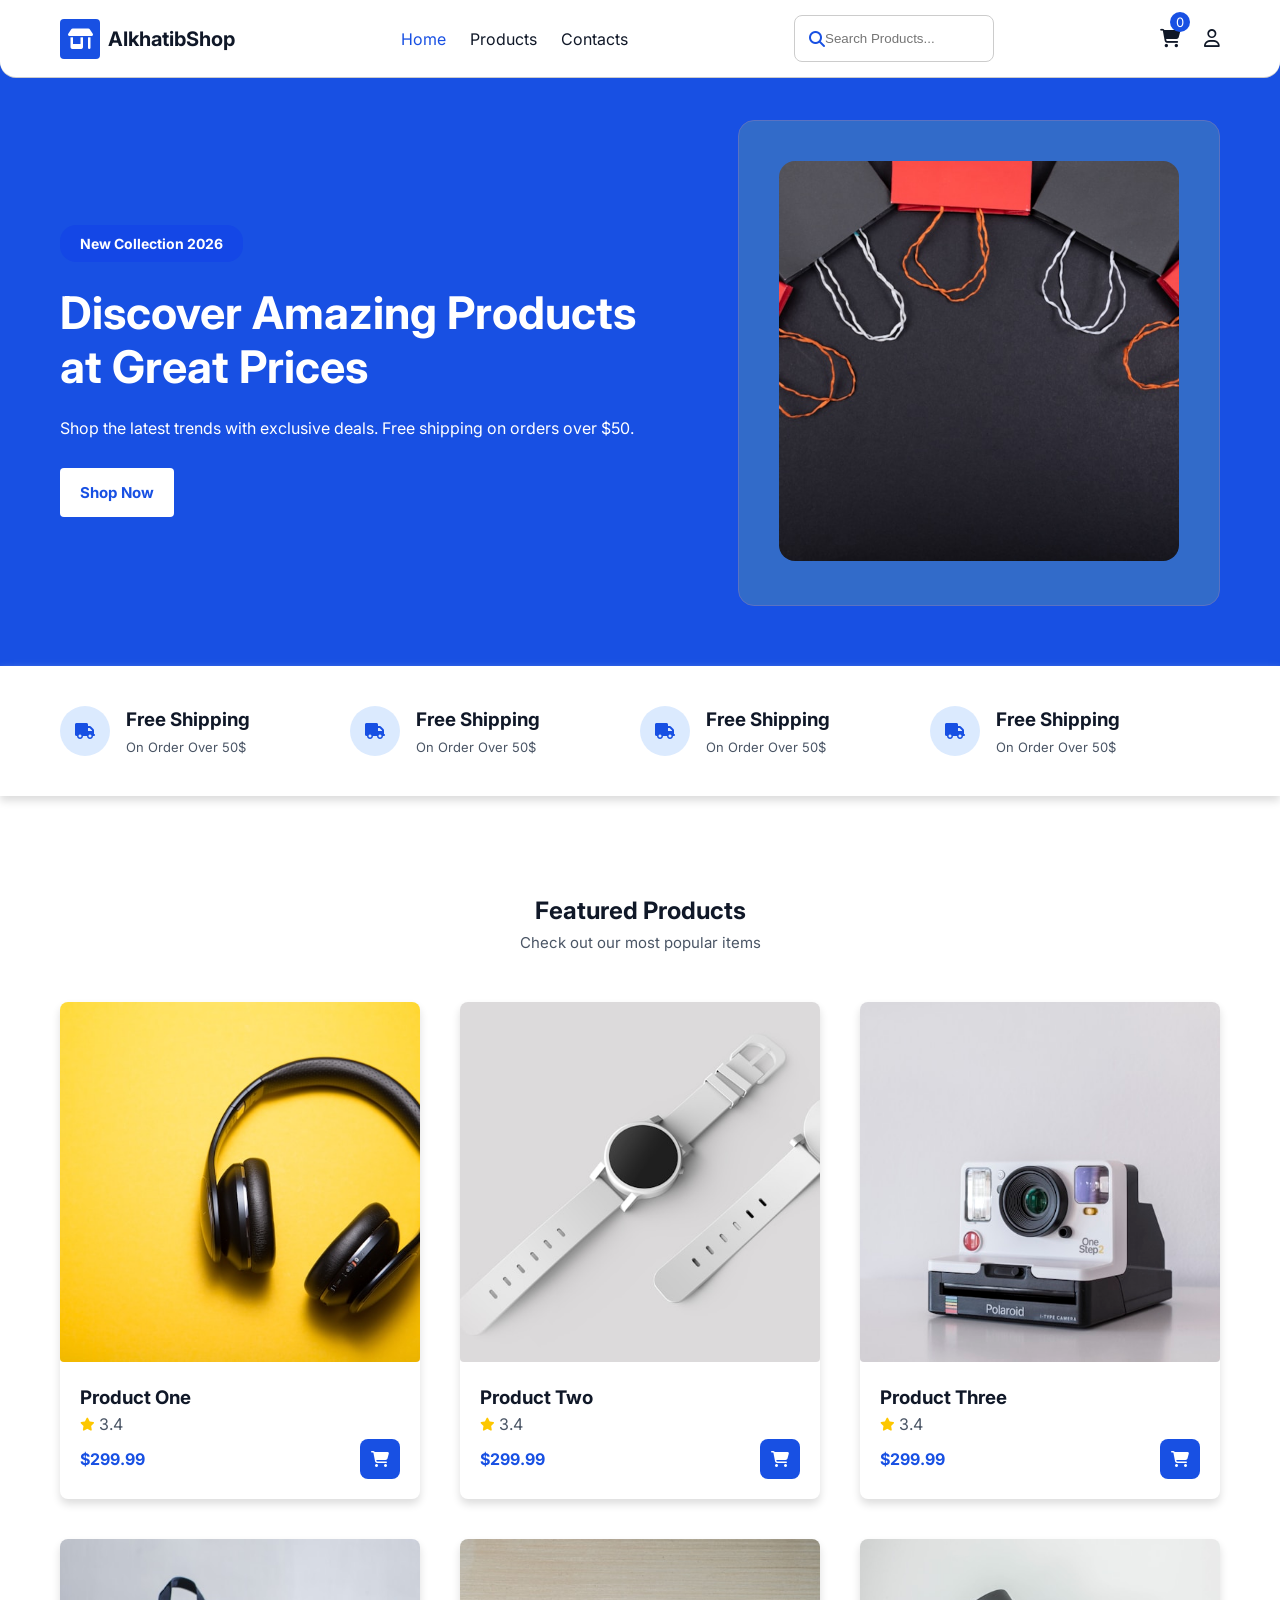
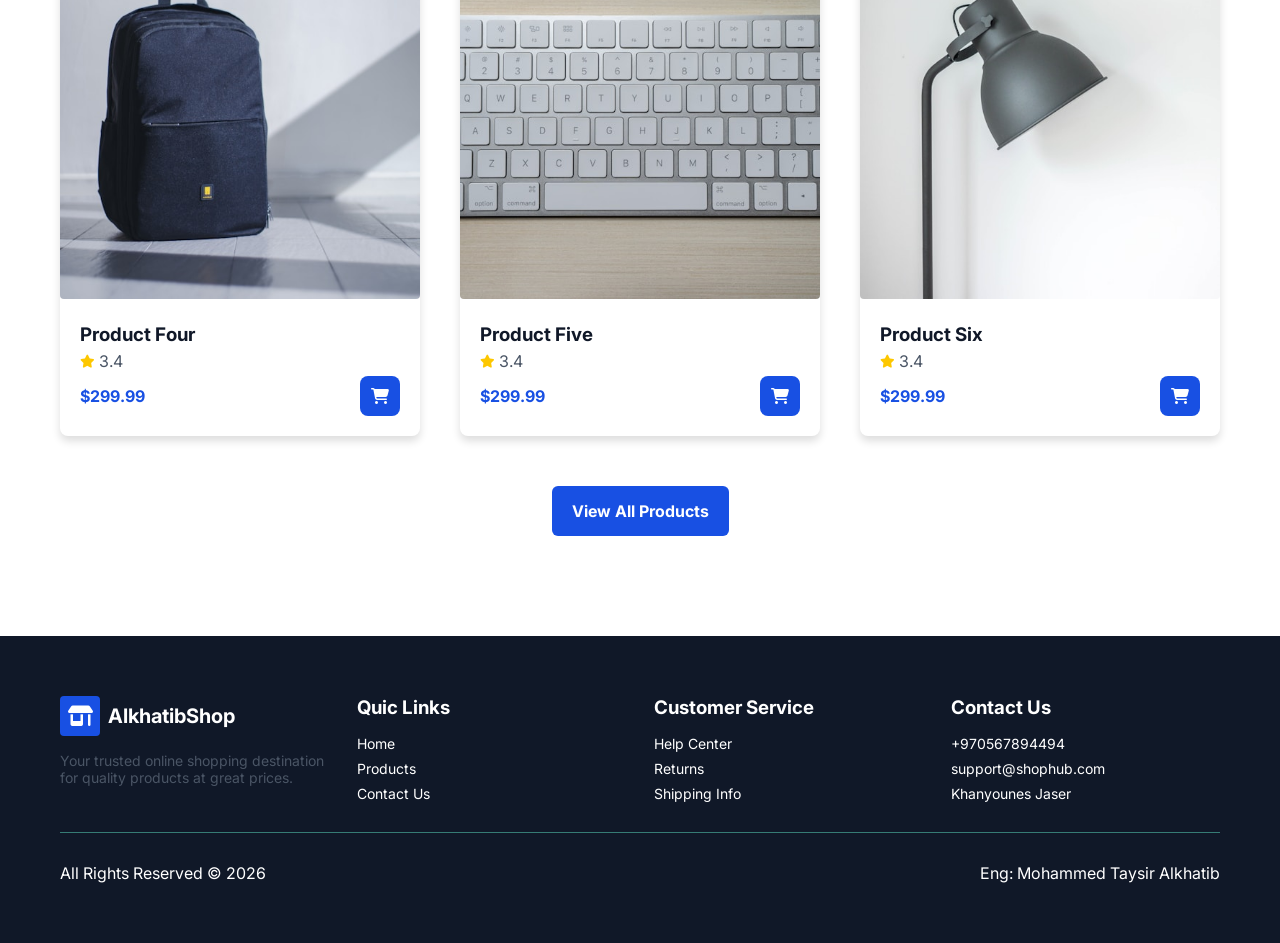
<file: index.html>
<!doctype html>
<html lang="en">
  <head>
    <meta charset="UTF-8" />
    <meta name="viewport" content="width=device-width, initial-scale=1.0" />
    <title>Alkhatib Shop | All You Need In One Place</title>

    <link
      href="https://fonts.googleapis.com/css2?family=Inter:wght@400;500;600;700&display=swap"
      rel="stylesheet"
    />

    <!-- Font Awesom Library -->
    <link
      rel="stylesheet"
      href="https://cdnjs.cloudflare.com/ajax/libs/font-awesome/6.5.0/css/all.min.css"
    />

    <link rel="stylesheet" href="./assets/css/main.css" />
    <link rel="stylesheet" href="./assets/css/base.css" />
  </head>
  <body>
    <!-- Navbar -->
    <header class="container flex space-between align-center">
      <a href="index.html" class="logo main-color flex align-center gap-8">
        <div class="logo-icon bg-blue flex align-center justify-center r-4">
          <i class="fa-solid fa-shop"></i>
        </div>
        <p class="clr-black">AlkhatibShop</p>
      </a>

      <nav class="flex align-center gap-24 main-nav mobile-hidden">
        <a href="index.html" class="active page-link clr-black">Home</a>
        <a href="products.html" class="page-link clr-black">Products</a>
        <a href="contact.html" class="page-link clr-black">Contacts</a>
      </nav>

      <div class="search-div p-relative mobile-hidden">
        <i
          class="fa-solid fa-magnifying-glass p-absolute p-centerY clr-blue"
        ></i>
        <input
          type="text"
          class="search-input r-8"
          placeholder="Search Products..."
        />
      </div>

      <ul class="flex align-center gap-24">
        <li>
          <a href="#" class="clr-black link-icon cart-icon p-relative">
            <i class="fa-solid fa-cart-shopping"></i>
          </a>
        </li>
        <li>
          <a href="login.html" class="clr-black link-icon">
            <i class="fa-regular fa-user"></i>
          </a>
        </li>
      </ul>

      <div class="desktop-hidden list-icon cursor-pointer">
        <i class="fa-solid fa-bars"></i>
      </div>
    </header>

    <!-- Hero Section  -->
    <div class="hero bg-blue">
      <div class="container flex align-center space-between mobile-column">
        <div class="content flex flex-column gap-24">
          <div class="collection clr-white bg-light-blue fit-content">
            New Collection 2026
          </div>
          <h1 class="clr-white hero-title">
            Discover Amazing Products at Great Prices
          </h1>
          <p class="clr-white banner-para">
            Shop the latest trends with exclusive deals. Free shipping on orders
            over $50.
          </p>
          <div class="buttons">
            <a href="#" class="shop-btn r-4"> Shop Now </a>
          </div>
        </div>
        <div class="image">
          <img src="./assets/images/heroimage.png" />
        </div>
      </div>
    </div>

    <main>
      <!-- Store Features  -->
      <div class="container shadow">
        <div class="features">
          <div class="feature flex align-center gap-16">
            <div
              class="feature-icon clr-blue flex justify-center align-center r-circle"
            >
              <i class="fa-solid fa-truck"></i>
            </div>
            <div class="flex flex-column gap-8">
              <h3 class="clr-black">Free Shipping</h3>
              <p class="f-13">On Order Over 50$</p>
            </div>
          </div>
          <div class="feature flex align-center gap-16">
            <div
              class="feature-icon clr-blue flex justify-center align-center r-circle"
            >
              <i class="fa-solid fa-truck"></i>
            </div>
            <div class="flex flex-column gap-8">
              <h3 class="clr-black">Free Shipping</h3>
              <p class="f-13">On Order Over 50$</p>
            </div>
          </div>
          <div class="feature flex align-center gap-16">
            <div
              class="feature-icon clr-blue flex justify-center align-center r-circle"
            >
              <i class="fa-solid fa-truck"></i>
            </div>
            <div class="flex flex-column gap-8">
              <h3 class="clr-black">Free Shipping</h3>
              <p class="f-13">On Order Over 50$</p>
            </div>
          </div>
          <div class="feature flex align-center gap-16">
            <div
              class="feature-icon clr-blue flex justify-center align-center r-circle"
            >
              <i class="fa-solid fa-truck"></i>
            </div>
            <div class="flex flex-column gap-8">
              <h3 class="clr-black">Free Shipping</h3>
              <p class="f-13">On Order Over 50$</p>
            </div>
          </div>
        </div>
      </div>

      <!-- Featured Products  -->
      <div class="featured-products">
        <div class="container">
          <div class="flex flex-column gap-8">
            <h2 class="clr-black text-center">Featured Products</h2>
            <p class="fs-15 clr-gray text-center">
              Check out our most popular items
            </p>
          </div>
          <div class="products-part">
            <div class="product-box r-8 shadow">
              <div class="product-image">
                <img src="./assets/images/produc1.png" />
              </div>
              <div class="product-content">
                <h3 class="clr-black">Product One</h3>
                <div class="fs-14 flex align-center gap-4">
                  <i class="fa-solid fa-star f-13 clr-gold"></i
                  ><span class="clr-gray">3.4</span>
                </div>
                <div class="flex align-center space-between">
                  <span class="product-price clr-blue f-bold">$299.99</span>
                  <span class="show-product r-8 bg-blue cursor-pointer"
                    ><i class="fa-solid fa-cart-shopping clr-white"></i
                  ></span>
                </div>
              </div>
            </div>
            <div class="product-box r-8 shadow">
              <div class="product-image">
                <img src="./assets/images/product2.png" />
              </div>
              <div class="product-content">
                <h3 class="clr-black">Product Two</h3>
                <div class="fs-14 flex align-center gap-4">
                  <i class="fa-solid fa-star f-13 clr-gold"></i
                  ><span class="clr-gray">3.4</span>
                </div>
                <div class="flex align-center space-between">
                  <span class="product-price clr-blue f-bold">$299.99</span>
                  <span class="show-product r-8 bg-blue cursor-pointer"
                    ><i class="fa-solid fa-cart-shopping clr-white"></i
                  ></span>
                </div>
              </div>
            </div>
            <div class="product-box r-8 shadow">
              <div class="product-image">
                <img src="./assets/images/product3.png" />
              </div>
              <div class="product-content">
                <h3 class="clr-black">Product Three</h3>
                <div class="fs-14 flex align-center gap-4">
                  <i class="fa-solid fa-star f-13 clr-gold"></i
                  ><span class="clr-gray">3.4</span>
                </div>
                <div class="flex align-center space-between">
                  <span class="product-price clr-blue f-bold">$299.99</span>
                  <span class="show-product r-8 bg-blue cursor-pointer"
                    ><i class="fa-solid fa-cart-shopping clr-white"></i
                  ></span>
                </div>
              </div>
            </div>
            <div class="product-box r-8 shadow">
              <div class="product-image">
                <img src="./assets/images/product4.png" />
              </div>
              <div class="product-content">
                <h3 class="clr-black">Product Four</h3>
                <div class="fs-14 flex align-center gap-4">
                  <i class="fa-solid fa-star f-13 clr-gold"></i
                  ><span class="clr-gray">3.4</span>
                </div>
                <div class="flex align-center space-between">
                  <span class="product-price clr-blue f-bold">$299.99</span>
                  <span class="show-product r-8 bg-blue cursor-pointer"
                    ><i class="fa-solid fa-cart-shopping clr-white"></i
                  ></span>
                </div>
              </div>
            </div>
            <div class="product-box r-8 shadow">
              <div class="product-image">
                <img src="./assets/images/product5.png" />
              </div>
              <div class="product-content">
                <h3 class="clr-black">Product Five</h3>
                <div class="fs-14 flex align-center gap-4">
                  <i class="fa-solid fa-star f-13 clr-gold"></i
                  ><span class="clr-gray">3.4</span>
                </div>
                <div class="flex align-center space-between">
                  <span class="product-price clr-blue f-bold">$299.99</span>
                  <span class="show-product r-8 bg-blue cursor-pointer"
                    ><i class="fa-solid fa-cart-shopping clr-white"></i
                  ></span>
                </div>
              </div>
            </div>
            <div class="product-box r-8 shadow">
              <div class="product-image">
                <img src="./assets/images/product6.png" />
              </div>
              <div class="product-content">
                <h3 class="clr-black">Product Six</h3>
                <div class="fs-14 flex align-center gap-4">
                  <i class="fa-solid fa-star f-13 clr-gold"></i
                  ><span class="clr-gray">3.4</span>
                </div>
                <div class="flex align-center space-between">
                  <span class="product-price clr-blue f-bold">$299.99</span>
                  <span class="show-product r-8 bg-blue cursor-pointer"
                    ><i class="fa-solid fa-cart-shopping clr-white"></i
                  ></span>
                </div>
              </div>
            </div>
          </div>
          <div class="view-all-products-part">
            <a href="products.html">View All Products</a>
          </div>
        </div>
      </div>
    </main>
    <footer class="bg-black container">
      <div class="head-footer">
        <div class="flex flex-column gap-16">
          <a href="index.html" class="logo main-color flex align-center gap-8">
            <div class="logo-icon bg-blue flex align-center justify-center r-4">
              <i class="fa-solid fa-shop"></i>
            </div>
            <p class="clr-white">AlkhatibShop</p>
          </a>
          <p class="f-14 clr-gray">
            Your trusted online shopping destination for quality products at
            great prices.
          </p>
        </div>
        <div class="flex flex-column gap-16">
          <h3 class="clr-white">Quic Links</h3>
          <nav class="links flex flex-column gap-8">
            <a href="#" class="f-14 clr-white">Home</a>
            <a href="#" class="f-14 clr-white">Products</a>
            <a href="#" class="f-14 clr-white">Contact Us</a>
          </nav>
        </div>
        <div class="flex flex-column gap-16">
          <h3 class="clr-white">Customer Service</h3>
          <nav class="links flex flex-column gap-8">
            <a href="#" class="f-14 clr-white">Help Center</a>
            <a href="#" class="f-14 clr-white">Returns</a>
            <a href="#" class="f-14 clr-white">Shipping Info</a>
          </nav>
        </div>
        <div class="flex flex-column gap-16">
          <h3 class="clr-white">Contact Us</h3>
          <nav class="links flex flex-column gap-8">
            <a href="#" class="f-14 clr-white">+970567894494</a>
            <a href="#" class="f-14 clr-white">support@shophub.com</a>
            <a href="#" class="f-14 clr-white">Khanyounes Jaser</a>
          </nav>
        </div>
      </div>
      <div class="bottom-footer">
        <p
          class="flex align-center space-between mobile-column mobile-gap-8 clr-white"
        >
          <span>All Rights Reserved &copy; 2026</span>
          <span>Eng: Mohammed Taysir Alkhatib</span>
        </p>
      </div>
    </footer>

    <div class="nav-modal modal">
      <button class="close-button"><i class="fa-solid fa-x"></i></button>
      <div >
        <div class="search-div p-relative">
          <i
            class="fa-solid fa-magnifying-glass p-absolute p-centerY clr-blue"
          ></i>
          <input
            type="text"
            class="modal-search-input r-8"
            placeholder="Search Products..."
          />
        </div>

        <div>
          <nav class = "flex flex-column gap-24">
            <a href = "index.html" class = "clr-black active page-link">Home</a>
            <a href = "products.html" class = "clr-black page-link">Products</a>
            <a href = "contact.html" class = "clr-black page-link">Contact</a>
          </nav>
        </div>

      </div>
      <a href="index.html" class="logo main-color flex align-center gap-8 p-absolute">
        <div class="logo-icon bg-blue flex align-center justify-center r-4">
          <i class="fa-solid fa-shop"></i>
        </div>
        <p class="clr-black">AlkhatibShop</p>
      </a>
    </div>

    <script src="./assets/js/main.js"></script>
  </body>
</html>
</file>
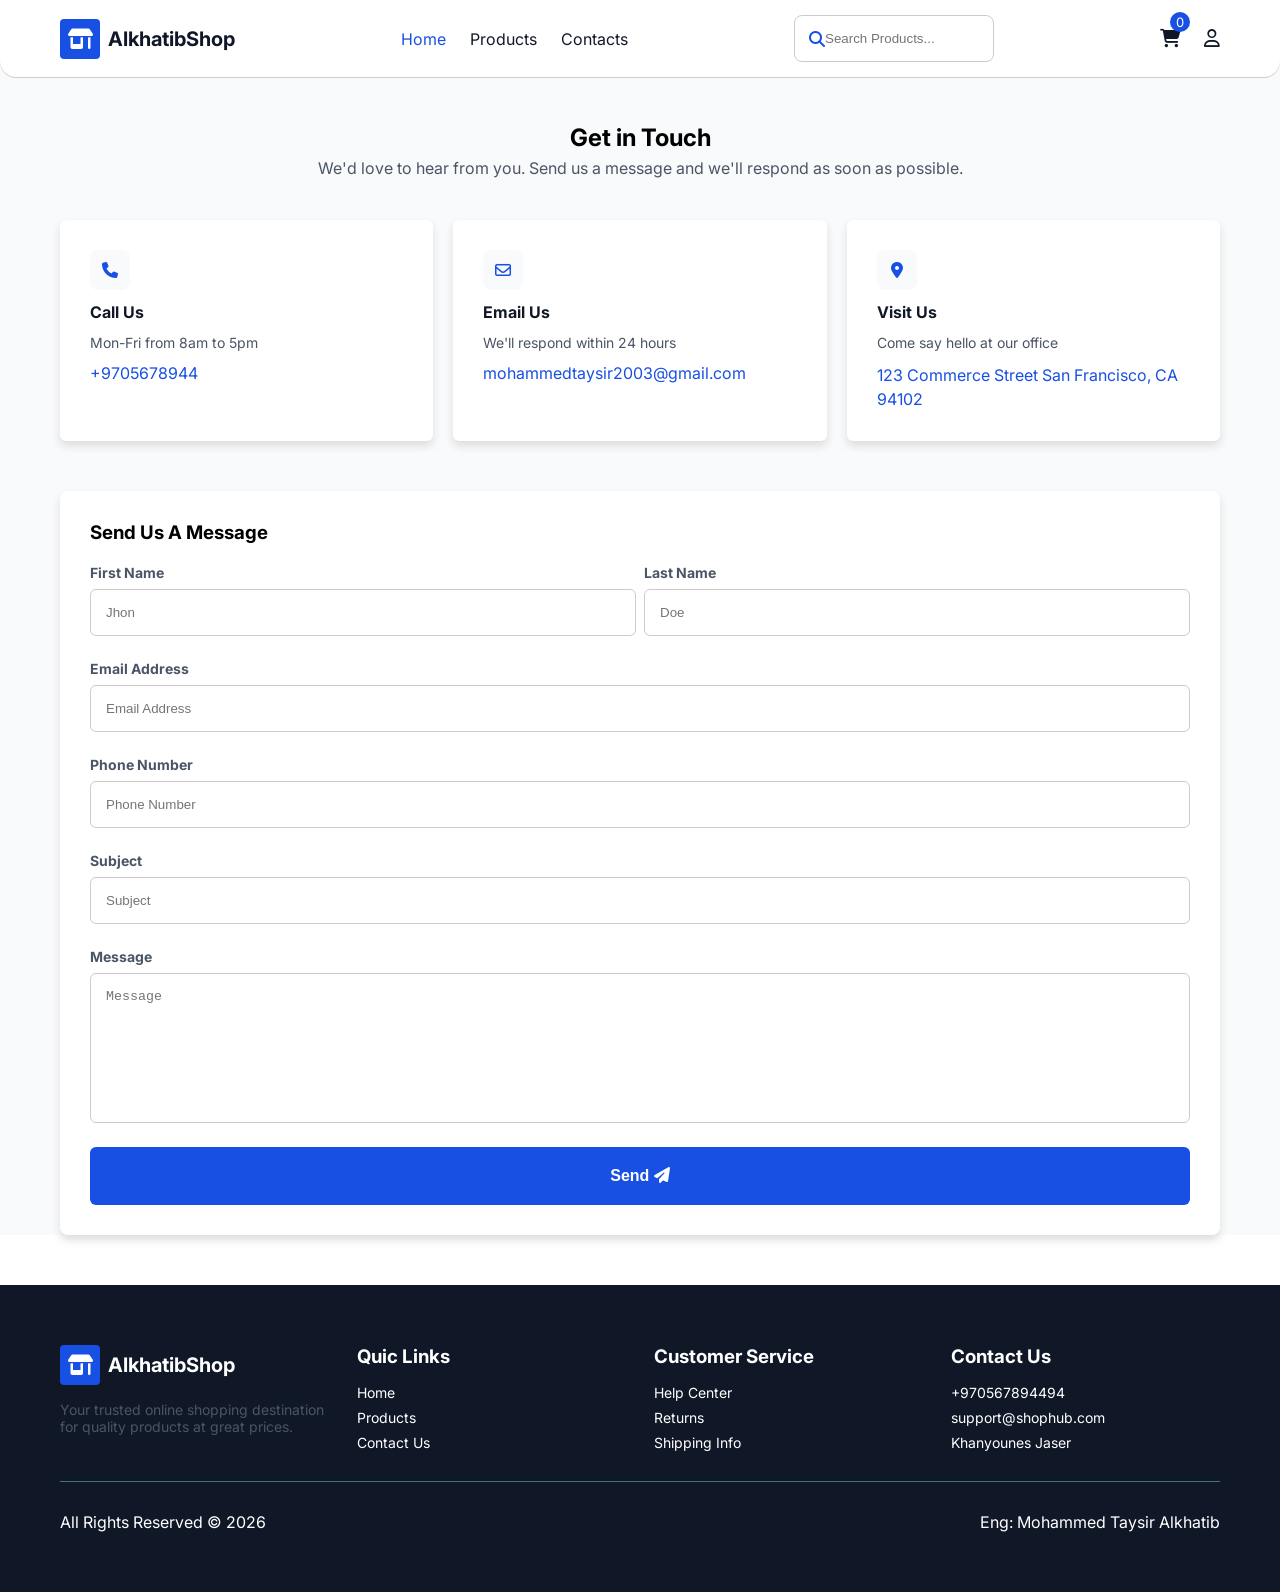
<file: contact.html>
<!doctype html>
<html lang="en">
  <head>
    <meta charset="UTF-8" />
    <meta name="viewport" content="width=device-width, initial-scale=1.0" />
    <title>Alkhatib Shop | All You Need In One Place</title>

    <link
      href="https://fonts.googleapis.com/css2?family=Inter:wght@400;500;600;700&display=swap"
      rel="stylesheet"
    />

    <!-- Font Awesom Library -->
    <link
      rel="stylesheet"
      href="https://cdnjs.cloudflare.com/ajax/libs/font-awesome/6.5.0/css/all.min.css"
    />

    <link rel="stylesheet" href="./assets/css/main.css" />
    <link rel="stylesheet" href="./assets/css/base.css" />
  </head>
  <body>
    <!-- Navbar -->
    <header class="container flex space-between align-center">
      <a href="index.html" class="logo main-color flex align-center gap-8">
        <div class="logo-icon bg-blue flex align-center justify-center r-4">
          <i class="fa-solid fa-shop"></i>
        </div>
        <p class="clr-black">AlkhatibShop</p>
      </a>

      <nav class="flex align-center gap-24 main-nav mobile-hidden">
        <a href="index.html" class="active page-link clr-black">Home</a>
        <a href="products.html" class="page-link clr-black">Products</a>
        <a href="#" class="page-link clr-black">Contacts</a>
      </nav>

      <div class="search-div p-relative mobile-hidden">
        <i
          class="fa-solid fa-magnifying-glass p-absolute p-centerY clr-blue"
        ></i>
        <input
          type="text"
          class="search-input r-8"
          placeholder="Search Products..."
        />
      </div>

      <ul class="flex align-center gap-24">
        <li>
          <a href="#" class="clr-black link-icon cart-icon p-relative">
            <i class="fa-solid fa-cart-shopping"></i>
          </a>
        </li>
        <li>
          <a href="login.html" class="clr-black link-icon">
            <i class="fa-regular fa-user"></i>
          </a>
        </li>
      </ul>

      <div class="desktop-hidden list-icon cursor-pointer">
        <i class="fa-solid fa-bars"></i>
      </div>
    </header>

    <main class="contact-page">
      <div class="line-height">
        <h2 class="text-center">Get in Touch</h2>
        <p class="text-center clr-gray">
          We'd love to hear from you. Send us a message and we'll respond as
          soon as possible.
        </p>
      </div>
      <div class="container">
        <div class="static-contacts">
          <div class="contact-box shadow">
            <div class="contact-icon">
              <i class="fa-solid fa-phone"></i>
            </div>
            <h4 class="clr-black">Call Us</h4>
            <p class="f-14 clr-gray">Mon-Fri from 8am to 5pm</p>
            <span class="clr-blue">+9705678944</span>
          </div>
          <div class="contact-box shadow">
            <div class="contact-icon">
              <i class="fa-regular fa-envelope"></i>
            </div>
            <h4 class="clr-black">Email Us</h4>
            <p class="f-14 clr-gray">We'll respond within 24 hours</p>
            <span class="clr-blue">mohammedtaysir2003@gmail.com</span>
          </div>
          <div class="contact-box shadow">
            <div class="contact-icon">
              <i class="fa-solid fa-location-dot"></i>
            </div>
            <h4 class="clr-black">Visit Us</h4>
            <p class="f-14 clr-gray">Come say hello at our office</p>
            <span class="clr-blue line-height"
              >123 Commerce Street San Francisco, CA 94102</span>
          </div>
        </div>
        <div class = "contact-form-part shadow">
          <h3>Send Us A Message</h3>
          <form class = "contact-form flex flex-column gap-24">
            <div class = "flex align-center space-between flex-wrap gap-8">
              <div class = "flex flex-column gap-8 flex-grow">
                <label for = "firstName" class = 'clr-gray f-bold f-14'>First Name</label>
                <input type = "text" name = "firstName" id = "firstName" placeholder = "Jhon" />
              </div>
              <div class = "flex flex-column gap-8 flex-grow">
                <label for = "lastName"  class = 'clr-gray f-bold f-14'>Last Name</label>
                <input type = "text" name = "lastName" id = "lastName" placeholder = "Doe" />
              </div>
            </div>
            <div class = "flex flex-column gap-8">
              <label for = "email" class = 'clr-gray f-bold f-14' >Email Address</label>
              <input type = "email" id = "email" name = "email" placeholder = "Email Address"/>
            </div>
            <div class = "flex flex-column gap-8">
              <label for = "phoneNumber" class = 'clr-gray f-bold f-14'>Phone Number</label>
              <input type = "text" id = "phoneNumber" name = "phoneNumber" placeholder = "Phone Number" />
            </div>
            <div class = "flex flex-column gap-8">
              <label for = "subject" class = 'clr-gray f-bold f-14' >Subject</label>
              <input type = "text" id = "subject" name = "subject" placeholder = "Subject" />
            </div>
            <div class = "flex flex-column gap-8">
              <label for ="message" class = 'clr-gray f-bold f-14' >Message</label>
              <textarea  name = "message" id = "message" placeholder = "Message"  ></textarea>
  
            </div>
            <button type = "submit">Send <i class="fa-solid fa-paper-plane"></i></button>
          </form>
        </div>
      </div>
    </main>
    <footer class="bg-black container">
      <div class="head-footer">
        <div class="flex flex-column gap-16">
          <a href="index.html" class="logo main-color flex align-center gap-8">
            <div class="logo-icon bg-blue flex align-center justify-center r-4">
              <i class="fa-solid fa-shop"></i>
            </div>
            <p class="clr-white">AlkhatibShop</p>
          </a>
          <p class="f-14 clr-gray">
            Your trusted online shopping destination for quality products at
            great prices.
          </p>
        </div>
        <div class="flex flex-column gap-16">
          <h3 class="clr-white">Quic Links</h3>
          <nav class="links flex flex-column gap-8">
            <a href="#" class="f-14 clr-white">Home</a>
            <a href="#" class="f-14 clr-white">Products</a>
            <a href="#" class="f-14 clr-white">Contact Us</a>
          </nav>
        </div>
        <div class="flex flex-column gap-16">
          <h3 class="clr-white">Customer Service</h3>
          <nav class="links flex flex-column gap-8">
            <a href="#" class="f-14 clr-white">Help Center</a>
            <a href="#" class="f-14 clr-white">Returns</a>
            <a href="#" class="f-14 clr-white">Shipping Info</a>
          </nav>
        </div>
        <div class="flex flex-column gap-16">
          <h3 class="clr-white">Contact Us</h3>
          <nav class="links flex flex-column gap-8">
            <a href="#" class="f-14 clr-white">+970567894494</a>
            <a href="#" class="f-14 clr-white">support@shophub.com</a>
            <a href="#" class="f-14 clr-white">Khanyounes Jaser</a>
          </nav>
        </div>
      </div>
      <div class="bottom-footer">
        <p
          class="flex align-center space-between mobile-column mobile-gap-8 clr-white"
        >
          <span>All Rights Reserved &copy; 2026</span>
          <span>Eng: Mohammed Taysir Alkhatib</span>
        </p>
      </div>
    </footer>

    <div class="nav-modal modal">
      <button class="close-button"><i class="fa-solid fa-x"></i></button>
      <div>
        <div class="search-div p-relative">
          <i
            class="fa-solid fa-magnifying-glass p-absolute p-centerY clr-blue"
          ></i>
          <input
            type="text"
            class="modal-search-input r-8"
            placeholder="Search Products..."
          />
        </div>

        <div>
          <nav class="flex flex-column gap-24">
            <a href="index.html" class="clr-black active page-link">Home</a>
            <a href="products.html" class="clr-black page-link">Products</a>
            <a href="contact.html" class="clr-black page-link">Contact</a>
          </nav>
        </div>
      </div>
      <a
        href="index.html"
        class="logo main-color flex align-center gap-8 p-absolute"
      >
        <div class="logo-icon bg-blue flex align-center justify-center r-4">
          <i class="fa-solid fa-shop"></i>
        </div>
        <p class="clr-black">AlkhatibShop</p>
      </a>
    </div>

    <script src="./assets/js/main.js"></script>
  </body>
</html>
</file>
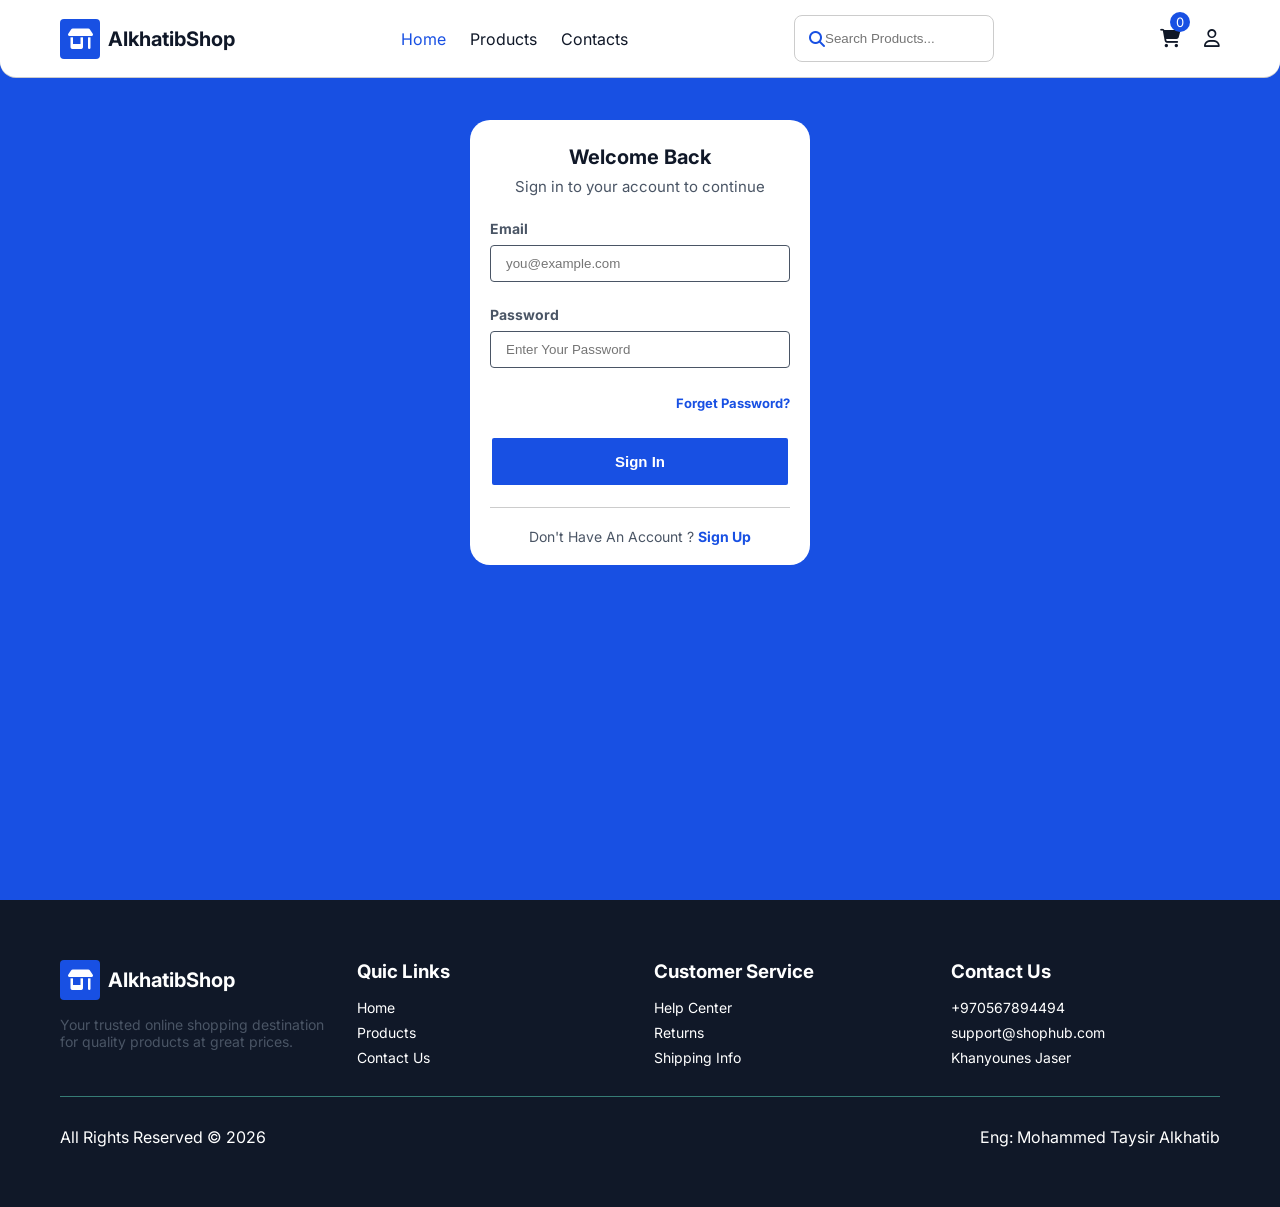
<file: login.html>
<!doctype html>
<html lang="en">
  <head>
    <meta charset="UTF-8" />
    <meta name="viewport" content="width=device-width, initial-scale=1.0" />
    <title>Alkhatib Shop | All You Need In One Place</title>

    <link
      href="https://fonts.googleapis.com/css2?family=Inter:wght@400;500;600;700&display=swap"
      rel="stylesheet"
    />

    <!-- Font Awesom Library -->
    <link
      rel="stylesheet"
      href="https://cdnjs.cloudflare.com/ajax/libs/font-awesome/6.5.0/css/all.min.css"
    />

    <link rel="stylesheet" href="./assets/css/main.css" />
    <link rel="stylesheet" href="./assets/css/base.css" />
  </head>
  <body>
    <!-- Navbar -->
    <header class="container flex space-between align-center">
      <a href="index.html" class="logo main-color flex align-center gap-8">
        <div class="logo-icon bg-blue flex align-center justify-center r-4">
          <i class="fa-solid fa-shop"></i>
        </div>
        <p class="clr-black">AlkhatibShop</p>
      </a>

      <nav class="flex align-center gap-24 main-nav mobile-hidden">
        <a href="index.html" class="active page-link clr-black">Home</a>
        <a href="products.html" class="page-link clr-black">Products</a>
        <a href="#" class="page-link clr-black">Contacts</a>
      </nav>

      <div class="search-div p-relative mobile-hidden">
        <i
          class="fa-solid fa-magnifying-glass p-absolute p-centerY clr-blue"
        ></i>
        <input
          type="text"
          class="search-input r-8"
          placeholder="Search Products..."
        />
      </div>

      <ul class="flex align-center gap-24">
        <li>
          <a href="#" class="clr-black link-icon cart-icon p-relative">
            <i class="fa-solid fa-cart-shopping"></i>
          </a>
        </li>
        <li>
          <a href="login.html" class="clr-black link-icon">
            <i class="fa-regular fa-user"></i>
          </a>
        </li>
      </ul>

      <div class="desktop-hidden list-icon cursor-pointer">
        <i class="fa-solid fa-bars"></i>
      </div>
    </header>

    <main class="login-page">
      <div class="container">
        <div>
          <div class="welcom-message">
            <h3 class="clr-black text-center">Welcome Back</h3>
            <p class="text-center fs-15 clr-gray">
              Sign in to your account to continue
            </p>
          </div>
          <form class = "flex flex-column gap-24">
            <div class="flex flex-column gap-8">
              <label for="email" class="clr-gray f-14 f-bold">Email</label>
              <input
                id="email"
                type="text"
                name="email"
                placeholder="you@example.com"
              />
            </div>
            <div class = "flex flex-column gap-8">
              <label for = "password" class = "clr-gray f-bold f-14">Password</label>
              <input
                id = "password"
                type="password"
                name="password"
                placeholder="Enter Your Password"
              />
            </div>
            <div class = "text-right">
              <a href = "#" class = "clr-blue f-13 f-bold">Forget Password?</a>
            </div>
            <button type="submit">Sign In</button>
          </form>
          <div class = "form-footer">
            <p class = "clr-gray f-14">Don't Have An Account ? <a class = 'f-bold clr-blue' href = "register.html">Sign Up</a></p>
          </div>
        </div>
      </div>
    </main>
    <footer class="bg-black container">
      <div class="head-footer">
        <div class="flex flex-column gap-16">
          <a href="index.html" class="logo main-color flex align-center gap-8">
            <div class="logo-icon bg-blue flex align-center justify-center r-4">
              <i class="fa-solid fa-shop"></i>
            </div>
            <p class="clr-white">AlkhatibShop</p>
          </a>
          <p class="f-14 clr-gray">
            Your trusted online shopping destination for quality products at
            great prices.
          </p>
        </div>
        <div class="flex flex-column gap-16">
          <h3 class="clr-white">Quic Links</h3>
          <nav class="links flex flex-column gap-8">
            <a href="#" class="f-14 clr-white">Home</a>
            <a href="#" class="f-14 clr-white">Products</a>
            <a href="#" class="f-14 clr-white">Contact Us</a>
          </nav>
        </div>
        <div class="flex flex-column gap-16">
          <h3 class="clr-white">Customer Service</h3>
          <nav class="links flex flex-column gap-8">
            <a href="#" class="f-14 clr-white">Help Center</a>
            <a href="#" class="f-14 clr-white">Returns</a>
            <a href="#" class="f-14 clr-white">Shipping Info</a>
          </nav>
        </div>
        <div class="flex flex-column gap-16">
          <h3 class="clr-white">Contact Us</h3>
          <nav class="links flex flex-column gap-8">
            <a href="#" class="f-14 clr-white">+970567894494</a>
            <a href="#" class="f-14 clr-white">support@shophub.com</a>
            <a href="#" class="f-14 clr-white">Khanyounes Jaser</a>
          </nav>
        </div>
      </div>
      <div class="bottom-footer">
        <p
          class="flex align-center space-between mobile-column mobile-gap-8 clr-white"
        >
          <span>All Rights Reserved &copy; 2026</span>
          <span>Eng: Mohammed Taysir Alkhatib</span>
        </p>
      </div>
    </footer>

    <div class="nav-modal modal">
      <button class="close-button"><i class="fa-solid fa-x"></i></button>
      <div>
        <div class="search-div p-relative">
          <i
            class="fa-solid fa-magnifying-glass p-absolute p-centerY clr-blue"
          ></i>
          <input
            type="text"
            class="modal-search-input r-8"
            placeholder="Search Products..."
          />
        </div>

        <div>
          <nav class="flex flex-column gap-24">
            <a href="index.html" class="clr-black active page-link">Home</a>
            <a href="products.html" class="clr-black page-link">Products</a>
            <a href="contact.html" class="clr-black page-link">Contact</a>
          </nav>
        </div>
      </div>
      <a
        href="index.html"
        class="logo main-color flex align-center gap-8 p-absolute"
      >
        <div class="logo-icon bg-blue flex align-center justify-center r-4">
          <i class="fa-solid fa-shop"></i>
        </div>
        <p class="clr-black">AlkhatibShop</p>
      </a>
    </div>

    <script src="./assets/js/main.js"></script>
  </body>
</html>
</file>
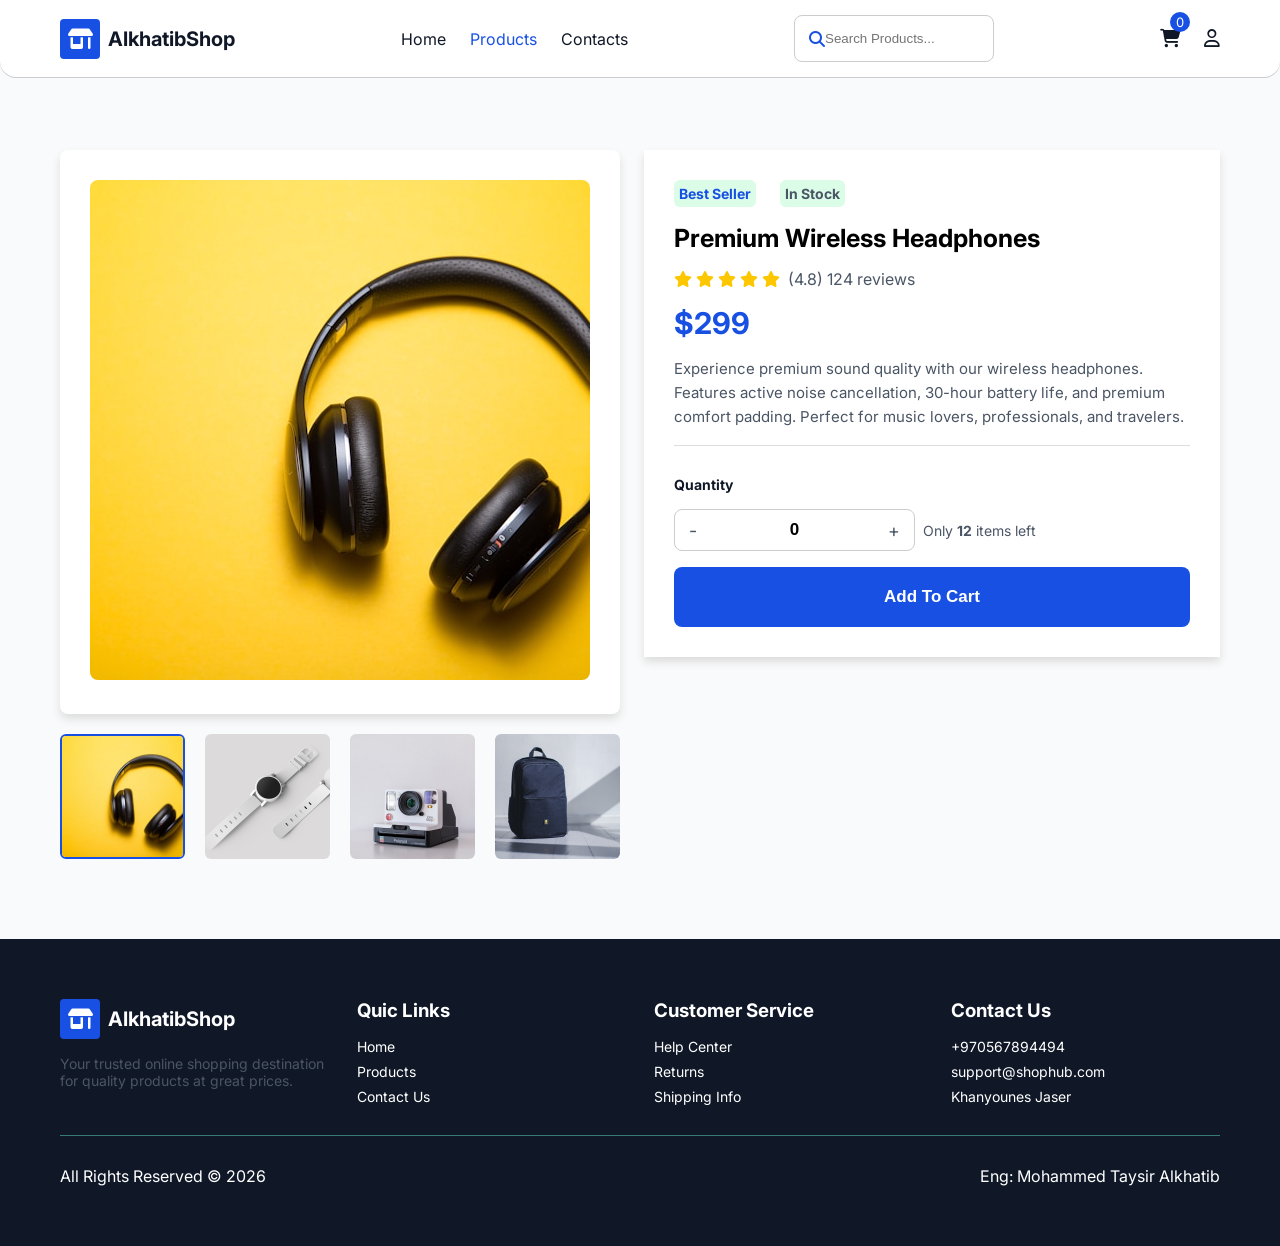
<file: product-detail.html>
<!doctype html>
<html lang="en">
  <head>
    <meta charset="UTF-8" />
    <meta name="viewport" content="width=device-width, initial-scale=1.0" />
    <title>Alkhatib Shop | All You Need In One Place</title>

    <link
      href="https://fonts.googleapis.com/css2?family=Inter:wght@400;500;600;700&display=swap"
      rel="stylesheet"
    />

    <!-- Font Awesom Library -->
    <link
      rel="stylesheet"
      href="https://cdnjs.cloudflare.com/ajax/libs/font-awesome/6.5.0/css/all.min.css"
    />

    <link rel="stylesheet" href="./assets/css/main.css" />
    <link rel="stylesheet" href="./assets/css/base.css" />
  </head>
  <body>
    <!-- Navbar -->
    <header class="container flex space-between align-center">
      <a href="index.html" class="logo main-color flex align-center gap-8">
        <div class="logo-icon bg-blue flex align-center justify-center r-4">
          <i class="fa-solid fa-shop"></i>
        </div>
        <p class="clr-black">AlkhatibShop</p>
      </a>

      <nav class="flex align-center gap-24 main-nav mobile-hidden">
        <a href="index.html" class="page-link clr-black">Home</a>
        <a href="products.html" class="active page-link clr-black">Products</a>
        <a href="contact.html" class="page-link clr-black">Contacts</a>
      </nav>

      <div class="search-div p-relative mobile-hidden">
        <i
          class="fa-solid fa-magnifying-glass p-absolute p-centerY clr-blue"
        ></i>
        <input
          type="text"
          class="search-input r-8"
          placeholder="Search Products..."
        />
      </div>

      <ul class="flex align-center gap-24">
        <li>
          <a href="#" class="clr-black link-icon cart-icon p-relative">
            <i class="fa-solid fa-cart-shopping"></i>
          </a>
        </li>
        <li>
          <a href="login.html" class="clr-black link-icon">
            <i class="fa-regular fa-user"></i>
          </a>
        </li>
      </ul>

      <div class="desktop-hidden list-icon">
        <i class="fa-solid fa-bars"></i>
      </div>
    </header>
    <main class="product-details full-screen">
      <div class="container">
        <div class="content flex gap-24">
          <div class="image-part">
            <div class="image r-8 shadow">
              <img src="./assets/images/produc1.png" class="r-8" />
            </div>
            <div class="imag-slider">
              <img class="active" src="./assets/images/produc1.png" alt="" />

              <img src="./assets/images/product2.png" alt="" />

              <img src="./assets/images/product3.png" alt="" />

              <img src="./assets/images/product4.png" alt="" />
            </div>
          </div>
          <div class="details shadow flex flex-column gap-16">
            <div class="flex align-center gap-24">
              <span class="cabsole clr-blue">Best Seller</span>
              <span class="cabsole clr-gray">In Stock</span>
            </div>
            <div class = "flex flex-column gap-16">
              <h3 class="product-title">Premium Wireless Headphones</h3>
              <div class="rating flex gap-8 align-center">
                <span class="stars">
                  <i class="fa-solid fa-star  clr-gold"></i>
                  <i class="fa-solid fa-star  clr-gold"></i>
                  <i class="fa-solid fa-star  clr-gold"></i>
                  <i class="fa-solid fa-star  clr-gold"></i>
                  <i class="fa-solid fa-star  clr-gold"></i>
                </span>
                <div class = "clr-gray">
                  (<span class="rating-number">4.8</span>)
                  <span class="reviews-number">124</span> reviews
                </div>
              </div>
              <div class="price">
                <span class = "price-after-des">$299</span>
                <span class = "price-before-des"></span>
              </div>
              <p class = "product-desc">
                Experience premium sound quality with our wireless headphones.
                Features active noise cancellation, 30-hour battery life, and
                premium comfort padding. Perfect for music lovers,
                professionals, and travelers.
              </p>
            </div>
            <div class = "flex flex-column gap-16 quantity-div">
              <span class = "f-14 clr-black f-bold" >Quantity</span>
              <div class = "flex gap-8 align-center">
                <div class = "input">
                  <span class = "minus">-</span>
                  <input type="text" value = "0" class = "quantity-input" readonly />
                  <span class = "addition">+</span>
                </div>
                <p class = "clr-gray f-14">Only <span class = "f-bold">12</span> items left</p>
              </div>
              <button>Add To Cart</button>
            </div>
          </div>
        </div>
      </div>
    </main>
    <footer class="bg-black container">
      <div class="head-footer">
        <div class="flex flex-column gap-16">
          <a href="index.html" class="logo main-color flex align-center gap-8">
            <div class="logo-icon bg-blue flex align-center justify-center r-4">
              <i class="fa-solid fa-shop"></i>
            </div>
            <p class="clr-white">AlkhatibShop</p>
          </a>
          <p class="f-14 clr-gray">
            Your trusted online shopping destination for quality products at
            great prices.
          </p>
        </div>
        <div class="flex flex-column gap-16">
          <h3 class="clr-white">Quic Links</h3>
          <nav class="links flex flex-column gap-8">
            <a href="#" class="f-14 clr-white">Home</a>
            <a href="#" class="f-14 clr-white">Products</a>
            <a href="#" class="f-14 clr-white">Contact Us</a>
          </nav>
        </div>
        <div class="flex flex-column gap-16">
          <h3 class="clr-white">Customer Service</h3>
          <nav class="links flex flex-column gap-8">
            <a href="#" class="f-14 clr-white">Help Center</a>
            <a href="#" class="f-14 clr-white">Returns</a>
            <a href="#" class="f-14 clr-white">Shipping Info</a>
          </nav>
        </div>
        <div class="flex flex-column gap-16">
          <h3 class="clr-white">Contact Us</h3>
          <nav class="links flex flex-column gap-8">
            <a href="#" class="f-14 clr-white">+970567894494</a>
            <a href="#" class="f-14 clr-white">support@shophub.com</a>
            <a href="#" class="f-14 clr-white">Khanyounes Jaser</a>
          </nav>
        </div>
      </div>
      <div class="bottom-footer">
        <p
          class="flex align-center space-between mobile-column mobile-gap-8 clr-white"
        >
          <span>All Rights Reserved &copy; 2026</span>
          <span>Eng: Mohammed Taysir Alkhatib</span>
        </p>
      </div>
    </footer>

    <div class="nav-modal modal">
      <button class="close-button"><i class="fa-solid fa-x"></i></button>
      <div>
        <div class="search-div p-relative">
          <i
            class="fa-solid fa-magnifying-glass p-absolute p-centerY clr-blue"
          ></i>
          <input
            type="text"
            class="modal-search-input r-8"
            placeholder="Search Products..."
          />
        </div>

        <div>
          <nav class="flex flex-column gap-24">
            <a href="index.html" class="clr-black active page-link">Home</a>
            <a href="products.html" class="clr-black page-link">Products</a>
            <a href="contact.html" class="clr-black page-link">Contact</a>
          </nav>
        </div>
      </div>
      <a
        href="index.html"
        class="logo main-color flex align-center gap-8 p-absolute"
      >
        <div class="logo-icon bg-blue flex align-center justify-center r-4">
          <i class="fa-solid fa-shop"></i>
        </div>
        <p class="clr-black">AlkhatibShop</p>
      </a>
    </div>

    <div class="filter-modal modal">
      <button class="close-button"><i class="fa-solid fa-x"></i></button>
      <div class="filters-items">
        <div>
          <h3>Categories</h3>
          <ul class="categories-list">
            <li class="active">All</li>
            <li>Electronics</li>
            <li>Fashion</li>
            <li>Home & Garden</li>
            <li>Sports</li>
            <li>Books</li>
          </ul>
        </div>

        <div>
          <h3>Price Range</h3>
          <ul class="categories-list">
            <li class="active">All Prices</li>
            <li>$0 - $50</li>
            <li>$50 - $100</li>
            <li>$100 - $500</li>
            <li>$500+</li>
          </ul>
        </div>
        <div>
          <h3>Rating</h3>
          <ul class="categories-list">
            <li class="active">
              <i class="fa-solid fa-star f-13 clr-gold"></i>5+
            </li>
            <li><i class="fa-solid fa-star f-13 clr-gold"></i>4+</li>
            <li><i class="fa-solid fa-star f-13 clr-gold"></i>3+</li>
            <li><i class="fa-solid fa-star f-13 clr-gold"></i>2+</li>
            <li><i class="fa-solid fa-star f-13 clr-gold"></i>1+</li>
          </ul>
        </div>
      </div>
    </div>

    <script src="./assets/js/main.js"></script>
    <script src="./assets/js/productDetails.js"></script>
  </body>
</html>
</file>
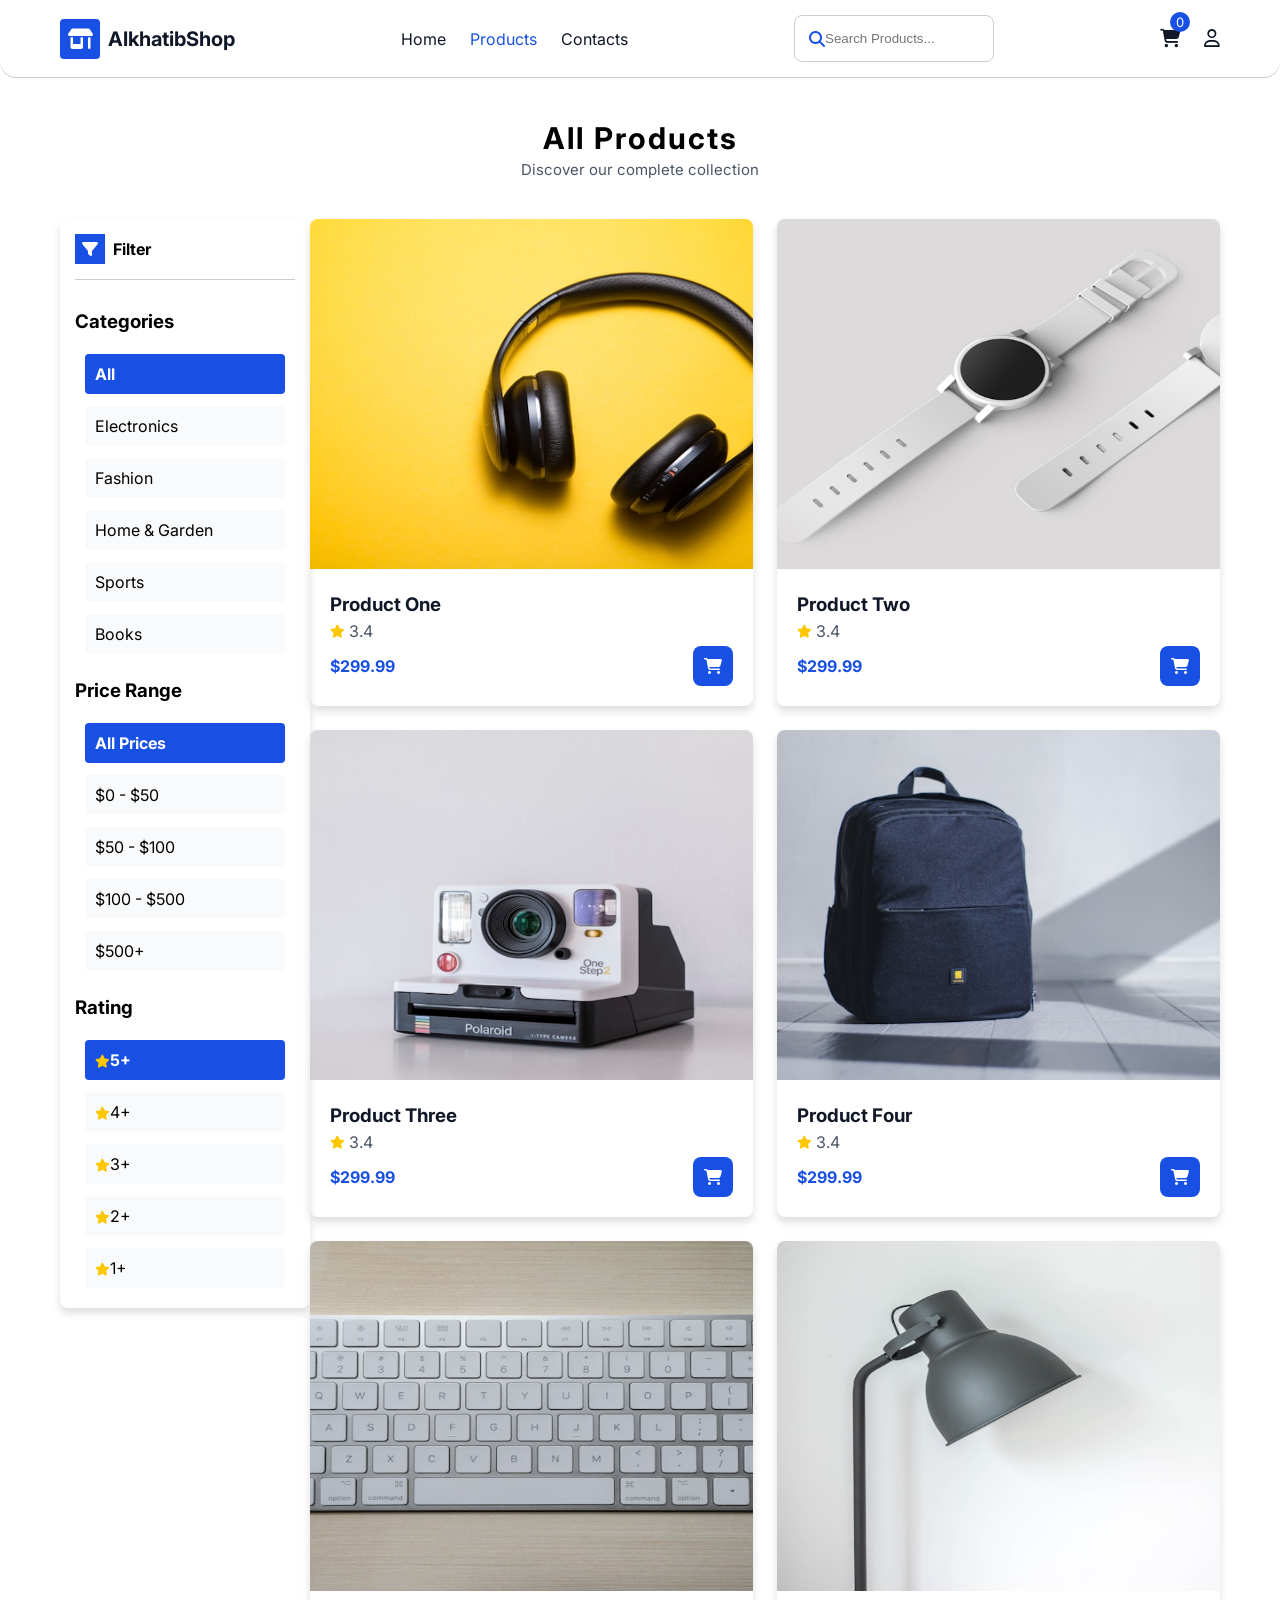
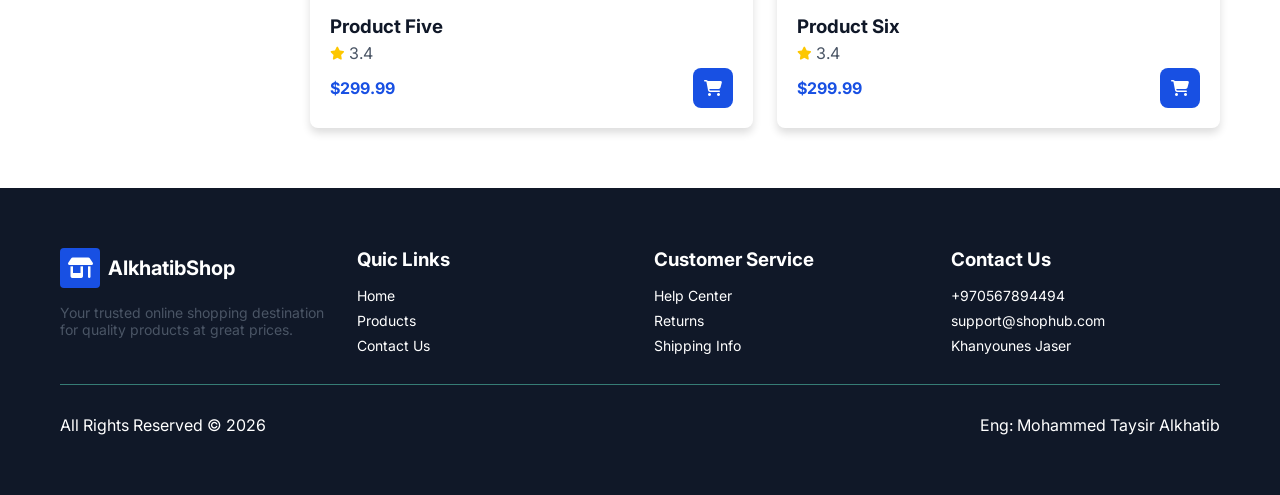
<file: products.html>
<!doctype html>
<html lang="en">
  <head>
    <meta charset="UTF-8" />
    <meta name="viewport" content="width=device-width, initial-scale=1.0" />
    <title>Alkhatib Shop | All You Need In One Place</title>

    <link
      href="https://fonts.googleapis.com/css2?family=Inter:wght@400;500;600;700&display=swap"
      rel="stylesheet"
    />

    <!-- Font Awesom Library -->
    <link
      rel="stylesheet"
      href="https://cdnjs.cloudflare.com/ajax/libs/font-awesome/6.5.0/css/all.min.css"
    />

    <link rel="stylesheet" href="./assets/css/main.css" />
    <link rel="stylesheet" href="./assets/css/base.css" />
  </head>
  <body>
    <!-- Navbar -->
    <header class="container flex space-between align-center">
      <a href="index.html" class="logo main-color flex align-center gap-8">
        <div class="logo-icon bg-blue flex align-center justify-center r-4">
          <i class="fa-solid fa-shop"></i>
        </div>
        <p class="clr-black">AlkhatibShop</p>
      </a>

      <nav class="flex align-center gap-24 main-nav mobile-hidden">
        <a href="index.html" class="page-link clr-black">Home</a>
        <a href="products.html" class="active page-link clr-black">Products</a>
        <a href="contact.html" class="page-link clr-black">Contacts</a>
      </nav>

      <div class="search-div p-relative mobile-hidden">
        <i
          class="fa-solid fa-magnifying-glass p-absolute p-centerY clr-blue"
        ></i>
        <input
          type="text"
          class="search-input r-8"
          placeholder="Search Products..."
        />
      </div>

      <ul class="flex align-center gap-24">
        <li>
          <a href="#" class="clr-black link-icon cart-icon p-relative">
            <i class="fa-solid fa-cart-shopping"></i>
          </a>
        </li>
        <li>
          <a href="login.html" class="clr-black link-icon">
            <i class="fa-regular fa-user"></i>
          </a>
        </li>
      </ul>

      <div class="desktop-hidden list-icon">
        <i class="fa-solid fa-bars"></i>
      </div>
    </header>
    <main class="products-page">
      <div class="products-page-title flex flex-column gap-4">
        <h2 class="clr-balck">All Products</h2>
        <p class="clr-gray fs-15">Discover our complete collection</p>
      </div>
      <div class = "desktop-hidden filter-modal-icon cursor-pointer">
        <div class="filter-icon">
          <i class="fa-solid fa-filter"></i>
        </div>
      </div>
      <div class="container flex">
        <div class="products-page-sidebar r-8 shadow mobile-hidden">
          <div class="filter-part flex align-center gap-8">
            <div class="filter-icon">
              <i class="fa-solid fa-filter"></i>
            </div>
            <span class="f-bold">Filter</span>
          </div>
          <div class="filters-items">
            <div>
              <h3>Categories</h3>
              <ul class="categories-list">
                <li class="active">All</li>
                <li>Electronics</li>
                <li>Fashion</li>
                <li>Home & Garden</li>
                <li>Sports</li>
                <li>Books</li>
              </ul>
            </div>

            <div>
              <h3>Price Range</h3>
              <ul class="categories-list">
                <li class="active">All Prices</li>
                <li>$0 - $50</li>
                <li>$50 - $100</li>
                <li>$100 - $500</li>
                <li>$500+</li>
              </ul>
            </div>
            <div>
              <h3>Rating</h3>
              <ul class="categories-list">
                <li class="active">
                  <i class="fa-solid fa-star f-13 clr-gold"></i>5+
                </li>
                <li><i class="fa-solid fa-star f-13 clr-gold"></i>4+</li>
                <li><i class="fa-solid fa-star f-13 clr-gold"></i>3+</li>
                <li><i class="fa-solid fa-star f-13 clr-gold"></i>2+</li>
                <li><i class="fa-solid fa-star f-13 clr-gold"></i>1+</li>
              </ul>
            </div>
          </div>
        </div>
        <div class="product-gallery">
          <div class="product-box r-8 shadow">
            <div class="product-image">
              <img src="./assets/images/produc1.png" />
            </div>
            <div class="product-content">
              <h3 class="clr-black">Product One</h3>
              <div class="fs-14 flex align-center gap-4">
                <i class="fa-solid fa-star f-13 clr-gold"></i
                ><span class="clr-gray">3.4</span>
              </div>
              <div class="flex align-center space-between">
                <span class="product-price clr-blue f-bold">$299.99</span>
                <span class="show-product r-8 bg-blue cursor-pointer"
                  ><i class="fa-solid fa-cart-shopping clr-white"></i
                ></span>
              </div>
            </div>
          </div>
          <div class="product-box r-8 shadow">
            <div class="product-image">
              <img src="./assets/images/product2.png" />
            </div>
            <div class="product-content">
              <h3 class="clr-black">Product Two</h3>
              <div class="fs-14 flex align-center gap-4">
                <i class="fa-solid fa-star f-13 clr-gold"></i
                ><span class="clr-gray">3.4</span>
              </div>
              <div class="flex align-center space-between">
                <span class="product-price clr-blue f-bold">$299.99</span>
                <span class="show-product r-8 bg-blue cursor-pointer"
                  ><i class="fa-solid fa-cart-shopping clr-white"></i
                ></span>
              </div>
            </div>
          </div>
          <div class="product-box r-8 shadow">
            <div class="product-image">
              <img src="./assets/images/product3.png" />
            </div>
            <div class="product-content">
              <h3 class="clr-black">Product Three</h3>
              <div class="fs-14 flex align-center gap-4">
                <i class="fa-solid fa-star f-13 clr-gold"></i
                ><span class="clr-gray">3.4</span>
              </div>
              <div class="flex align-center space-between">
                <span class="product-price clr-blue f-bold">$299.99</span>
                <span class="show-product r-8 bg-blue cursor-pointer"
                  ><i class="fa-solid fa-cart-shopping clr-white"></i
                ></span>
              </div>
            </div>
          </div>
          <div class="product-box r-8 shadow">
            <div class="product-image">
              <img src="./assets/images/product4.png" />
            </div>
            <div class="product-content">
              <h3 class="clr-black">Product Four</h3>
              <div class="fs-14 flex align-center gap-4">
                <i class="fa-solid fa-star f-13 clr-gold"></i
                ><span class="clr-gray">3.4</span>
              </div>
              <div class="flex align-center space-between">
                <span class="product-price clr-blue f-bold">$299.99</span>
                <span class="show-product r-8 bg-blue cursor-pointer"
                  ><i class="fa-solid fa-cart-shopping clr-white"></i
                ></span>
              </div>
            </div>
          </div>
          <div class="product-box r-8 shadow">
            <div class="product-image">
              <img src="./assets/images/product5.png" />
            </div>
            <div class="product-content">
              <h3 class="clr-black">Product Five</h3>
              <div class="fs-14 flex align-center gap-4">
                <i class="fa-solid fa-star f-13 clr-gold"></i
                ><span class="clr-gray">3.4</span>
              </div>
              <div class="flex align-center space-between">
                <span class="product-price clr-blue f-bold">$299.99</span>
                <span class="show-product r-8 bg-blue cursor-pointer"
                  ><i class="fa-solid fa-cart-shopping clr-white"></i
                ></span>
              </div>
            </div>
          </div>
          <div class="product-box r-8 shadow">
            <div class="product-image">
              <img src="./assets/images/product6.png" />
            </div>
            <div class="product-content">
              <h3 class="clr-black">Product Six</h3>
              <div class="fs-14 flex align-center gap-4">
                <i class="fa-solid fa-star f-13 clr-gold"></i
                ><span class="clr-gray">3.4</span>
              </div>
              <div class="flex align-center space-between">
                <span class="product-price clr-blue f-bold">$299.99</span>
                <span class="show-product r-8 bg-blue cursor-pointer"
                  ><i class="fa-solid fa-cart-shopping clr-white"></i
                ></span>
              </div>
            </div>
          </div>
        </div>
      </div>
    </main>
    <footer class="bg-black container">
      <div class="head-footer">
        <div class="flex flex-column gap-16">
          <a href="index.html" class="logo main-color flex align-center gap-8">
            <div class="logo-icon bg-blue flex align-center justify-center r-4">
              <i class="fa-solid fa-shop"></i>
            </div>
            <p class="clr-white">AlkhatibShop</p>
          </a>
          <p class="f-14 clr-gray">
            Your trusted online shopping destination for quality products at
            great prices.
          </p>
        </div>
        <div class="flex flex-column gap-16">
          <h3 class="clr-white">Quic Links</h3>
          <nav class="links flex flex-column gap-8">
            <a href="#" class="f-14 clr-white">Home</a>
            <a href="#" class="f-14 clr-white">Products</a>
            <a href="#" class="f-14 clr-white">Contact Us</a>
          </nav>
        </div>
        <div class="flex flex-column gap-16">
          <h3 class="clr-white">Customer Service</h3>
          <nav class="links flex flex-column gap-8">
            <a href="#" class="f-14 clr-white">Help Center</a>
            <a href="#" class="f-14 clr-white">Returns</a>
            <a href="#" class="f-14 clr-white">Shipping Info</a>
          </nav>
        </div>
        <div class="flex flex-column gap-16">
          <h3 class="clr-white">Contact Us</h3>
          <nav class="links flex flex-column gap-8">
            <a href="#" class="f-14 clr-white">+970567894494</a>
            <a href="#" class="f-14 clr-white">support@shophub.com</a>
            <a href="#" class="f-14 clr-white">Khanyounes Jaser</a>
          </nav>
        </div>
      </div>
      <div class="bottom-footer">
        <p
          class="flex align-center space-between mobile-column mobile-gap-8 clr-white"
        >
          <span>All Rights Reserved &copy; 2026</span>
          <span>Eng: Mohammed Taysir Alkhatib</span>
        </p>
      </div>
    </footer>

    <div class="nav-modal modal">
      <button class="close-button"><i class="fa-solid fa-x"></i></button>
      <div>
        <div class="search-div p-relative">
          <i
            class="fa-solid fa-magnifying-glass p-absolute p-centerY clr-blue"
          ></i>
          <input
            type="text"
            class="modal-search-input r-8"
            placeholder="Search Products..."
          />
        </div>

        <div>
          <nav class="flex flex-column gap-24">
            <a href="index.html" class="clr-black active page-link">Home</a>
            <a href="products.html" class="clr-black page-link">Products</a>
            <a href="contact.html" class="clr-black page-link">Contact</a>
          </nav>
        </div>
      </div>
      <a
        href="index.html"
        class="logo main-color flex align-center gap-8 p-absolute"
      >
        <div class="logo-icon bg-blue flex align-center justify-center r-4">
          <i class="fa-solid fa-shop"></i>
        </div>
        <p class="clr-black">AlkhatibShop</p>
      </a>
    </div>

    <div class="filter-modal modal">
      <button class="close-button"><i class="fa-solid fa-x"></i></button>
      <div class="filters-items">
        <div>
        <h3>Categories</h3>
        <ul class="categories-list">
          <li class="active">All</li>
          <li>Electronics</li>
          <li>Fashion</li>
          <li>Home & Garden</li>
          <li>Sports</li>
          <li>Books</li>
        </ul>
      </div>

      <div>
        <h3>Price Range</h3>
        <ul class="categories-list">
          <li class="active">All Prices</li>
          <li>$0 - $50</li>
          <li>$50 - $100</li>
          <li>$100 - $500</li>
          <li>$500+</li>
        </ul>
      </div>
      <div>
        <h3>Rating</h3>
        <ul class="categories-list">
          <li class="active">
            <i class="fa-solid fa-star f-13 clr-gold"></i>5+
          </li>
          <li><i class="fa-solid fa-star f-13 clr-gold"></i>4+</li>
          <li><i class="fa-solid fa-star f-13 clr-gold"></i>3+</li>
          <li><i class="fa-solid fa-star f-13 clr-gold"></i>2+</li>
          <li><i class="fa-solid fa-star f-13 clr-gold"></i>1+</li>
        </ul>
      </div>
      </div>
    </div>

    <script src="./assets/js/main.js"></script>
  </body>
</html>
</file>
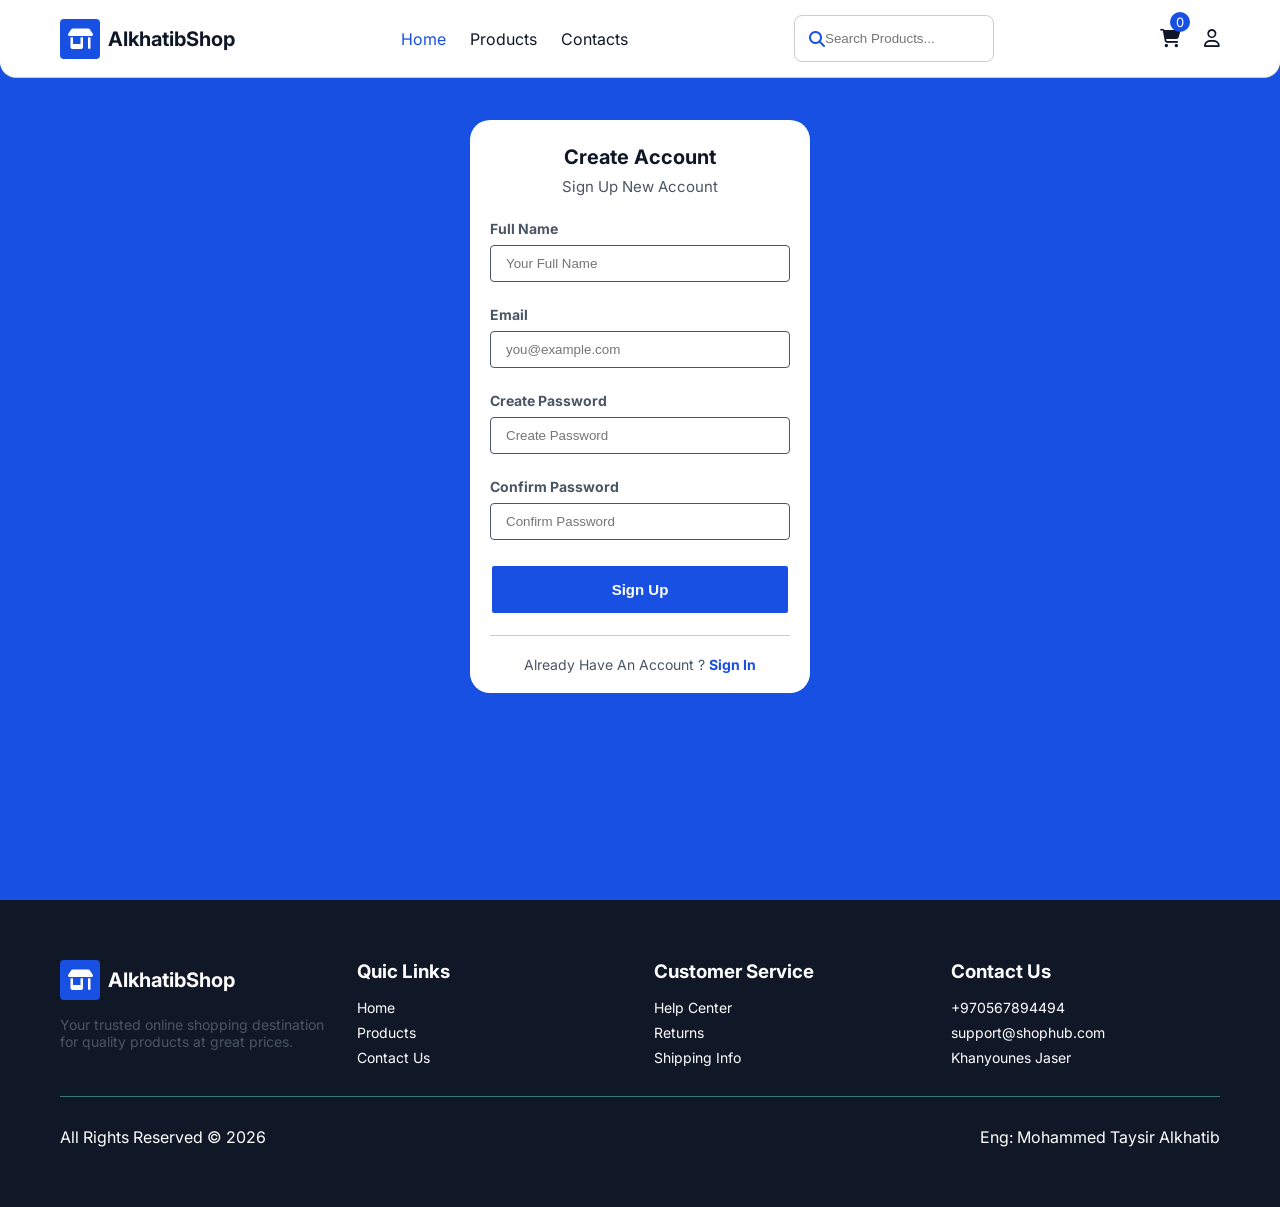
<file: register.html>
<!doctype html>
<html lang="en">
  <head>
    <meta charset="UTF-8" />
    <meta name="viewport" content="width=device-width, initial-scale=1.0" />
    <title>Alkhatib Shop | All You Need In One Place</title>

    <link
      href="https://fonts.googleapis.com/css2?family=Inter:wght@400;500;600;700&display=swap"
      rel="stylesheet"
    />

    <!-- Font Awesom Library -->
    <link
      rel="stylesheet"
      href="https://cdnjs.cloudflare.com/ajax/libs/font-awesome/6.5.0/css/all.min.css"
    />

    <link rel="stylesheet" href="./assets/css/main.css" />
    <link rel="stylesheet" href="./assets/css/base.css" />
  </head>
  <body>
    <!-- Navbar -->
    <header class="container flex space-between align-center">
      <a href="index.html" class="logo main-color flex align-center gap-8">
        <div class="logo-icon bg-blue flex align-center justify-center r-4">
          <i class="fa-solid fa-shop"></i>
        </div>
        <p class="clr-black">AlkhatibShop</p>
      </a>

      <nav class="flex align-center gap-24 main-nav mobile-hidden">
        <a href="index.html" class="active page-link clr-black">Home</a>
        <a href="products.html" class="page-link clr-black">Products</a>
        <a href="#" class="page-link clr-black">Contacts</a>
      </nav>

      <div class="search-div p-relative mobile-hidden">
        <i
          class="fa-solid fa-magnifying-glass p-absolute p-centerY clr-blue"
        ></i>
        <input
          type="text"
          class="search-input r-8"
          placeholder="Search Products..."
        />
      </div>

      <ul class="flex align-center gap-24">
        <li>
          <a href="#" class="clr-black link-icon cart-icon p-relative">
            <i class="fa-solid fa-cart-shopping"></i>
          </a>
        </li>
        <li>
          <a href="login.html" class="clr-black link-icon">
            <i class="fa-regular fa-user"></i>
          </a>
        </li>
      </ul>

      <div class="desktop-hidden list-icon cursor-pointer">
        <i class="fa-solid fa-bars"></i>
      </div>
    </header>

    <main class="login-page">
      <div class="container">
        <div>
          <div class="welcom-message">
            <h3 class="clr-black text-center">Create Account</h3>
            <p class="text-center fs-15 clr-gray">
              Sign Up New Account
            </p>
          </div>
          <form class = "flex flex-column gap-24">
            <div class="flex flex-column gap-8">
              <label for="fullname" class="clr-gray f-14 f-bold">Full Name</label>
              <input
                id="fullname"
                type="text"
                name="fullname"
                placeholder="Your Full Name"
              />
            </div>
            <div class="flex flex-column gap-8">
              <label for="email" class="clr-gray f-14 f-bold">Email</label>
              <input
                id="email"
                type="text"
                name="email"
                placeholder="you@example.com"
              />
            </div>
            <div class = "flex flex-column gap-8">
              <label for = "password" class = "clr-gray f-bold f-14">Create Password</label>
              <input
                id = "password"
                type="password"
                name="password"
                placeholder="Create Password"
              />
            </div>
            <div class = "flex flex-column gap-8">
              <label for = "confirm-password" class = "clr-gray f-bold f-14">Confirm Password</label>
              <input
                id = "confirm-password"
                type="password"
                name="confirm-password"
                placeholder="Confirm Password"
              />
            </div>
          
            <button type="submit" class = "r-8">Sign Up</button>
          </form>
          <div class = "form-footer">
            <p class = "clr-gray f-14">Already Have An Account ? <a class = 'f-bold clr-blue' href = "login.html">Sign In</a></p>
          </div>
        </div>
      </div>
    </main>
    <footer class="bg-black container">
      <div class="head-footer">
        <div class="flex flex-column gap-16">
          <a href="index.html" class="logo main-color flex align-center gap-8">
            <div class="logo-icon bg-blue flex align-center justify-center r-4">
              <i class="fa-solid fa-shop"></i>
            </div>
            <p class="clr-white">AlkhatibShop</p>
          </a>
          <p class="f-14 clr-gray">
            Your trusted online shopping destination for quality products at
            great prices.
          </p>
        </div>
        <div class="flex flex-column gap-16">
          <h3 class="clr-white">Quic Links</h3>
          <nav class="links flex flex-column gap-8">
            <a href="#" class="f-14 clr-white">Home</a>
            <a href="#" class="f-14 clr-white">Products</a>
            <a href="#" class="f-14 clr-white">Contact Us</a>
          </nav>
        </div>
        <div class="flex flex-column gap-16">
          <h3 class="clr-white">Customer Service</h3>
          <nav class="links flex flex-column gap-8">
            <a href="#" class="f-14 clr-white">Help Center</a>
            <a href="#" class="f-14 clr-white">Returns</a>
            <a href="#" class="f-14 clr-white">Shipping Info</a>
          </nav>
        </div>
        <div class="flex flex-column gap-16">
          <h3 class="clr-white">Contact Us</h3>
          <nav class="links flex flex-column gap-8">
            <a href="#" class="f-14 clr-white">+970567894494</a>
            <a href="#" class="f-14 clr-white">support@shophub.com</a>
            <a href="#" class="f-14 clr-white">Khanyounes Jaser</a>
          </nav>
        </div>
      </div>
      <div class="bottom-footer">
        <p
          class="flex align-center space-between mobile-column mobile-gap-8 clr-white"
        >
          <span>All Rights Reserved &copy; 2026</span>
          <span>Eng: Mohammed Taysir Alkhatib</span>
        </p>
      </div>
    </footer>

    <div class="nav-modal modal">
      <button class="close-button"><i class="fa-solid fa-x"></i></button>
      <div>
        <div class="search-div p-relative">
          <i
            class="fa-solid fa-magnifying-glass p-absolute p-centerY clr-blue"
          ></i>
          <input
            type="text"
            class="modal-search-input r-8"
            placeholder="Search Products..."
          />
        </div>

        <div>
          <nav class="flex flex-column gap-24">
            <a href="index.html" class="clr-black active page-link">Home</a>
            <a href="products.html" class="clr-black page-link">Products</a>
            <a href="contact.html" class="clr-black page-link">Contact</a>
          </nav>
        </div>
      </div>
      <a
        href="index.html"
        class="logo main-color flex align-center gap-8 p-absolute"
      >
        <div class="logo-icon bg-blue flex align-center justify-center r-4">
          <i class="fa-solid fa-shop"></i>
        </div>
        <p class="clr-black">AlkhatibShop</p>
      </a>
    </div>

    <script src="./assets/js/main.js"></script>
  </body>
</html>
</file>
<file: assets/css/main.css>
:root {
  --mainColor: #1850e3;
  --colorBlack: #101828;
  --lightBlue: #1447e6;
}

* {
  padding: 0;
  margin: 0;
  box-sizing: border-box;
}

a {
  text-decoration: none;
}

ul {
  list-style: none;
  padding: 0;
}

body {
  font-family: 'Inter', sans-serif;
  overflow-x: hidden;
}

header {
  padding-top: 15px;
  padding-bottom: 15px;
  box-shadow: 0 1px #ccc;
  border-bottom-left-radius: 16px;
  border-bottom-right-radius: 16px;
  position: fixed;
  width: 100%;
  background-color: white;
  overflow: hidden;
  left: 0;
  top: 0;
  box-sizing: border-box;
  z-index: 99999;
}

.logo {
  font-size: 20px;
  font-weight:bold;
}

.logo-icon {
  width: 40px;
  height: 40px;
  color: white;
}

a.page-link:hover,
a.page-link.active {
  color: var(--mainColor);
}

header .search-div i {
  left: 15px;
  z-index: 1;
}

.search-input {
  border:1px solid #ccc;
  outline: none;
  padding-top: 15px;
  padding-bottom: 15px;
  padding-left: 30px;
  width: 200px;
  transition: 0.3s ease;
}

.search-input:focus {
  border:1px solid var(--mainColor);
  width: 300px;
}


.link-icon {
  font-size: 18px;
}

.link-icon:hover {
  color: var(--mainColor);
}

.cart-icon::before {
  content:"0";
  width: 20px;
  height: 20px;
  font-size: 13px;
  position: absolute;
  background-color: var(--mainColor);
  color: white;
  border-radius: 50%;
  display: flex;
  justify-content: center;
  align-items: center;
  top: -16px;
  right: -10px;
}

.hero {
  overflow: hidden;
  padding-top: 120px;
  padding-bottom: 60px;
}

@media(max-width: 900px) {
  .logo p {
    font-size: 15px;
  }
  .hero .container {
    gap: 60px;
    align-items: center;
  }
  .hero .container .content {
    align-items: center;
    text-align: center;
  }

  .hero .container .content h1 {
    font-size: 30px;
    line-height: 1.4;
  }

  .hero .container .content p {
    font-size: 14px;
    line-height: 1.4;
  }

  .hero .container .image  {
    width: 80%;
  }

  .hero .container .image img {
    width: 100%;
  }
}




.hero .collection {
  padding: 10px 20px;
  border-radius: 16px;
  font-weight: bold;
  font-size: 14px;
  filter: blur(120);
}


.hero-title {
  max-width: 85%;
  font-size: 45px;
  line-height: 1.2;
}

.hero .image {
  background-color: #326bc9;
  padding: 40px;
  border: 1px solid #5a72c2;
  /* filter: blur(120); */
  border-radius: 16px;
}

.hero .buttons {
  padding-top: 20px;
}

.hero .shop-btn {
  
  border: none;
  padding: 15px 20px;
  background-color: white;
  color: var(--mainColor);
  font-size: 15px;
  font-weight: bold;
  cursor: pointer;
}

.hero  img {
  width: 400px;
  height: 400px;
  border-radius: 16px;
  object-fit: cover;
}


.features {
   padding-top: 40px;
   padding-bottom: 40px;
   display: grid;
   row-gap: 30px;
   grid-template-columns: repeat(auto-fit, minmax(250px, 1fr));
   
}

.feature-icon {
  width: 50px;
  height: 50px;
  background-color: rgba(219, 234, 254, 1);
}

.features p {
  color: #4a5565
}

.featured-products .container {
  padding-top: 100px;
  padding-bottom: 100px;
}

.featured-products .products-part {
  padding-top: 50px;
  display: grid;
  grid-template-columns: repeat(auto-fit, minmax(300px, 1fr));
  gap: 40px;
}



.featured-products .products-part img {
  width: 100%;
  border-radius: 4px;
}

.product-box .product-content {
  padding: 20px;
  display: flex;
  flex-direction: column;
  gap: 5px;
}


.product-box {
  transition: 0.3s ease;
  overflow: hidden;
}

.product-box .product-image {
  overflow: hidden;
}

.product-box img {
  transition: 0.7s ease;
}

.product-box:hover img{
  transform: scale(1.2) rotate(10deg);
}

.product-box h3 {
  transition: 0.7s ease;
}

.product-box:hover h3 {
  color: var(--mainColor);
}

.product-box .product-content h2 {
  font-size: 15px;
}

.view-all-products-part {
  padding-top: 50px;
  text-align: center;
  display: flex;
  justify-content: center;
}

.view-all-products-part a {
  background-color: var(--mainColor);
  color: white;
  padding: 15px 20px;
  font-weight: bold;
  border-radius: 6px;
  transition: 0.3s ease;
  display: block;
  width: fit-content;
}

.view-all-products-part a:hover {
  transform: scale(1.2);
}

.show-product {
  width: 40px;
  height: 40px;
  display: block;
  display: flex;
  justify-content: center; 
  align-items: center;
}

footer {
  padding-top: 60px;
  padding-bottom: 60px;
}

.head-footer {
  display: grid;
  grid-template-columns: repeat(auto-fit, minmax(250px, 1fr));
  gap: 28px;
  padding-bottom: 30px;
  border-bottom: 1px solid #367c75;
}

.bottom-footer {
  padding-top: 30px;
}

.modal {
  position: fixed;
  top: 0;
  bottom: 0;
  left: -100%;
  width: 0;
  background-color: white;
  z-index: 9999999;
  transition: 0.7s ease;
  overflow: hidden;
  padding-top: 60px;
  
}

.modal.active {
  left: 0;
  width: 100%;
}

.modal .close-button {
  background-color: var(--mainColor);
  color: white;
  border: none;
  width: 30px; 
  height: 30px;
  border-radius: 50%;
  cursor: pointer;
  position: absolute;
  right: 10px;
  top: 10px;
}

.nav-modal .search-div {
  margin-left: 20px;
  margin-right: 20px;
}

.nav-modal .search-div input {
  width: 100%;
  padding: 10px;
  padding-left: 25px;
  box-sizing: border-box;
  outline: none;
  border: 2px solid var(--colorBlack);
}

.nav-modal .search-div input:focus {
  border: 2px solid var(--mainColor);
}


.nav-modal .search-div i {
  left: 8px;
}

.nav-modal nav {
  padding-left: 20px;
  margin-top: 40px;
}

.nav-modal .logo {
  bottom: 20px;
  left: 5px;
}

@media(max-width: 900) {
  .logo-icon {
    width: 30px;
    height: 30px;

  }

  .logo p {
    font-size: 14px;
  }
}


/* Products Page */

.products-page {
  padding-top: 120px;
}

.products-page-title {
  text-align: center;
}

.products-page-title h2 {
  font-size: 30px;
  letter-spacing: 2px;
}



.products-page .container {
  padding-bottom: 60px;
  padding-top: 40px;
}

.products-page-sidebar {
  width: 250px;
  height: 100%;
  padding: 15px;
}

 .filter-icon {
  width: 30px;
  height: 30px;
  background-color: var(--mainColor);
  color: white;
  display: flex;
  justify-content: center;
  align-items: center;
}

.products-page-sidebar .filter-part {
  padding-bottom: 15px;
  border-bottom: 1px solid #ccc;
}

.filters-items {
  padding-top: 30px;
  display: flex;
  flex-direction: column;
  gap: 20px;
}

.filters-items > div {
  display: flex;
  flex-direction: column;
  gap: 16px;
}

.filters-items ul {
  padding: 5px 10px;
  display: flex;
  flex-direction: column;
  gap: 12px;
  border-radius: 8px;
}

.filters-items ul li {
  padding: 10px;
  border-radius: 4px;
  background-color: #f9fafb;
  cursor: pointer;
}

.filters-items ul li:hover,
.filters-items ul li.active {
  background-color: var(--mainColor);
  color: white;
  font-weight: bold;
}

.product-gallery {
  flex-grow: 1;
  display: grid;
  grid-template-columns: repeat(auto-fit, minmax(300px, 1fr));
  gap: 24px;
}

.product-gallery img {
  height: 350px;
  width: 100%;
}



.filter-modal {
  overflow-y: scroll;
}

.filter-modal .filters-items {
  padding: 20px;
}

/* Login Page  */

.login-page {
  min-height: 100vh;
  padding-top: 120px;
  padding-bottom: 60px;

  background-color: var(--mainColor);
}

.login-page .welcom-message {
  line-height: 1.7;
  margin-bottom: 20px;;
}

.login-page .welcom-message h3 {
  font-size: 20px;
}


.login-page .container {
  display: flex;
  justify-content: center;
  align-items: center;
}

.login-page .container > div {
  width: fit-content;
  padding: 20px;
  border-radius: 20px;
  background-color: white;
}

.login-page input {
  padding: 10px 15px;
  width: 300px;
  border: 1px solid #4a5565;
  border-radius: 4px;
  outline: none;
}

.login-page input:focus {
  border: 2px solid var(--mainColor);
}

.login-page button {
  padding: 15px 20px;
  background-color: var(--mainColor);
  color: white;
  font-size: 15px;
  font-weight: bold;
  border: 2px solid white;
  border-radius: 4px;
  margin-bottom: 20px;
  
}

.login-page .form-footer {
  padding-top: 20px;
  border-top: 1px solid #ccc;
  text-align: center;
}

/* Contact Page  */
.contact-page {
  min-height: 100vh;
  padding-top: 120px;
  background-color: #f9fafb;
}

.static-contacts {
  display: grid;
  grid-template-columns: repeat(auto-fit, minmax(300px, 1fr));
  gap: 20px;
  padding-top: 40px;
}


.contact-box {
  display: flex;
  flex-direction: column;
  gap: 12px;
  padding: 30px;
  border-radius: 6px;
  background-color: white;
}

.contact-icon {
  background-color: #f9fafb;
  width: 40px;
  height: 40px;
  border-radius: 8px;
  display: flex;
  justify-content: center;
  align-items: center;
  color: var(--mainColor);
}

.contact-form-part {
  margin-top: 50px;
  padding: 30px;
  border-radius: 8px;
  margin-bottom: 50px;
  background-color: white;
}

.contact-form-part h3 {
  margin-bottom: 20px;
}

.contact-form input  {
  padding: 15px 15px;
  border-radius: 6px;
  border: 1px solid #ccc;
  outline: none;
}

.contact-form input:focus {
  border: 2px solid var(--mainColor);
}

.contact-form textarea {
  width: 100%;
  height: 150px;
  padding: 15px;
  border-radius: 6px;
  resize: none;
  border: 1px solid #ccc;
  outline: none;
}

.contact-form textarea:focus {
  border: 2px solid var(--mainColor);
}

.contact-form button {
  
  padding: 20px;
  background-color: var(--mainColor);
  font-size: 16px;
  font-weight: bold;
  color: white;
  border: none;
  border-radius: 6px;
}

/* Product Details  */
.product-details {
  padding-top: 150px;
  padding-bottom: 80px;
  background-color: #f9fafb;
}



.product-details .image {
  padding: 30px;
  width: fit-content;
  background-color: white;
  
}

.product-details .imag-slider {
  display: flex;
  align-items: center;
  gap: 20px;
  margin-top: 20px;
}

.product-details .imag-slider img {
  width: 125px;
  height: 125px;
  border-radius: 6px;
}

.product-details .imag-slider img.active {
  border: 2px solid var(--mainColor);
}

.product-details .details {
  background-color: white;
  padding: 30px;
  flex-grow: 1;
  height: fit-content;
}
.product-details .details .price .price-after-des {
  color: var(--mainColor);
  font-size: 30px;
  font-weight: bold;
}

.product-details .details .product-desc {
  color: #4a5565;
  line-height: 1.6;
  font-size: 15px;
}

.product-details .details .cabsole {
  background-color: #dbfce7;
  padding: 5px;
  border-radius: 6px;
  font-size: 14px;
  font-weight: bold;
}

.product-details .details .quantity-div {
  padding-top: 30px;
  border-top: 1px solid #ddd;
}

.product-details .details .quantity-div input {
  padding: 10px;
  border-radius: 8px;
  
  border: 1px solid #ccc;
  outline: none;
  text-align: center;
  font-weight: bold;
  font-size: 17px;
  user-select: none;
}

.product-details .details .quantity-div .input {
  position: relative;
  user-select: none;
}

.product-details .details .quantity-div .minus {
  content: "-";
  display: block;
  font-size: 18px;
  /* font-weight: bold; */
  color: #4a5565;
  position: absolute;
  top: 50%;
  left: 15px;
  transform: translateY(-50%);
  z-index: 3;
  cursor: pointer;
}

.product-details .details .quantity-div .addition {
  content: "+";
  display: block;
  font-size: 18px;
  /* font-weight: bold; */
  color: #4a5565;
  position: absolute;
  top: 50%;
  right: 15px;
  transform: translateY(-50%);
  z-index: 3;
  cursor: pointer;
}

.product-details .details .quantity-div button {
  padding-top: 20px;
  padding-bottom: 20px;
  background-color: var(--mainColor);
  color: white;
  font-weight: bold;
  font-size: 17px;
  outline: none;
  border: none;
  border-radius: 8px;
}


.product-details .details .product-title {
  font-size: 25px;
}
</file>
<file: assets/css/base.css>
.clr-blue {
  color: var(--mainColor)
}

.bg-blue {
  background-color: var(--mainColor)
}

.clr-light-blue {
  color: var(--lightBlue);
}

.bg-light-blue {
  background-color: var(--lightBlue);
}


.clr-gold {
  color: rgba(253, 199, 0, 1);
}


.clr-black {
  color: var(--colorBlack);
}

.bg-black {
  background-color: var(--colorBlack);
}

.clr-white {
  color: white;
}

.bg-white {
  background-color: white;
}

.clr-gray {
  color: #4a5565;
}


.container {
  padding-left: 60px;
  padding-right: 60px;
}

@media(max-width: 900px) {
  .container {
    padding-left: 30px;
    padding-right: 30px;
  }
}

.d-none {
  display: none;
}

.flex {
  display: flex;
}

.flex-column {
  flex-direction: column;
}


.space-between {
  justify-content: space-between;
}

.align-center {
  align-items: center;
}

.justify-center {
  justify-content: center;
}

.flex-grow {
  flex-grow: 1;
}

.flex-wrap {
  flex-wrap: wrap;
}


.gap-4 {
  gap: 4px;
}

.gap-8 {
  gap: 8px;
}

.gap-16 {
  gap: 16px;
}

.gap-24 {
  gap: 24px
}

.gap-34 {
  gap: 34;
}

.py-15 {
  padding-top: 15px;
  padding-bottom: 15px;
}

.r-4 {
  border-radius: 4px;
}

.r-8 {
  border-radius: 8px;
}

.r-circle {
  border-radius: 50%;
}

.shadow {
  box-shadow: 0 5px 8px #ddd;
}

.p-relative {
  position: relative;
}

.p-absolute {
  position: absolute;
}

.p-centerY {
  top: 50%;
  transform: translateY(-50%)
}


.fit-content {
  width: fit-content;
}



.f-13 {
  font-size: 13px;
}

.f-14 {
  font-size: 14px;
}

.fs-15 {
  font-size: 15px;
}

.f-bold {
  font-weight: bold;
}

.text-center {
  text-align: center;
}

.text-right {
  text-align: right;
}


.cursor-pointer {
  cursor: pointer;
}

.line-height {
  line-height: 1.5
}

.full-screen {
  min-height: 100vh;
}


@media(max-width: 900px) {
  .mobile-hidden {
    display: none;
  }

  .mobile-column {
    flex-direction: column;
  }

  .mobile-gap-8 {
    gap: 8px;
  }

}

@media(min-width: 900px) {
  .desktop-hidden {
    display: none;
  }

}
</file>
